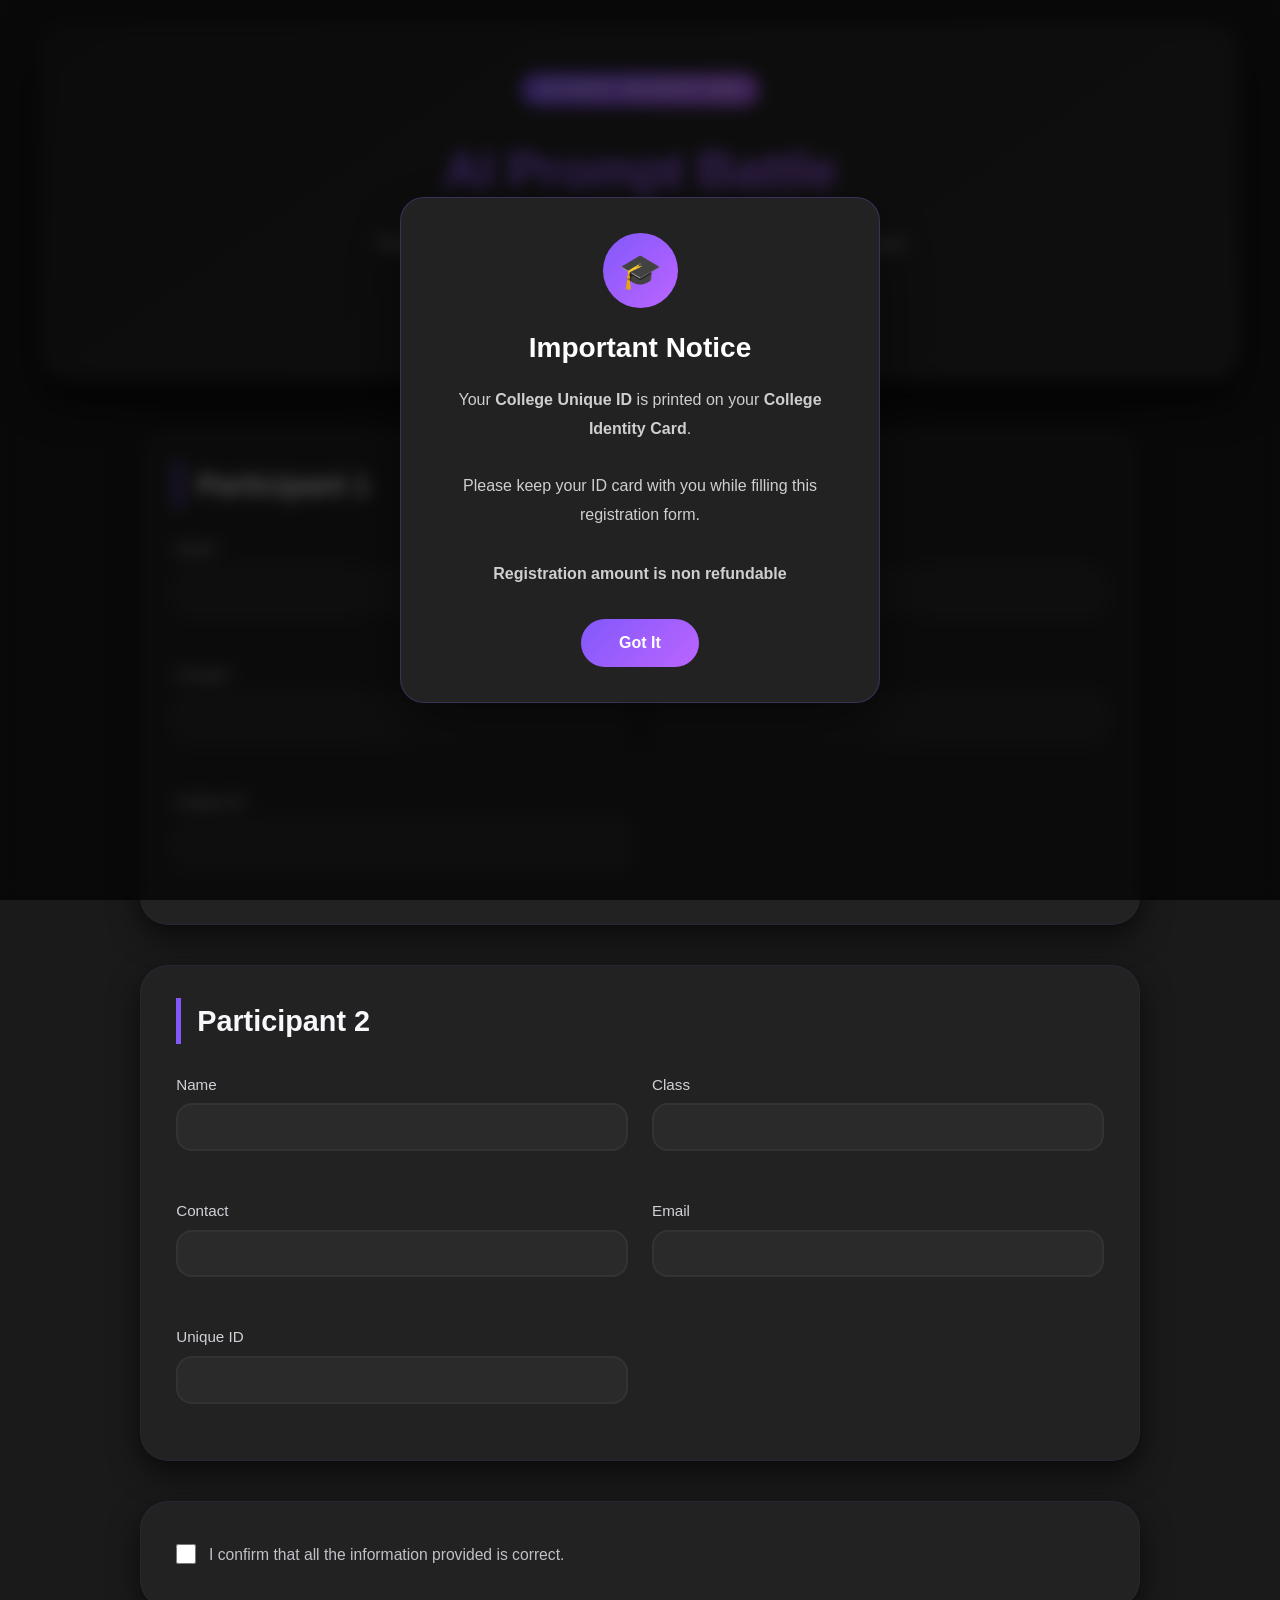
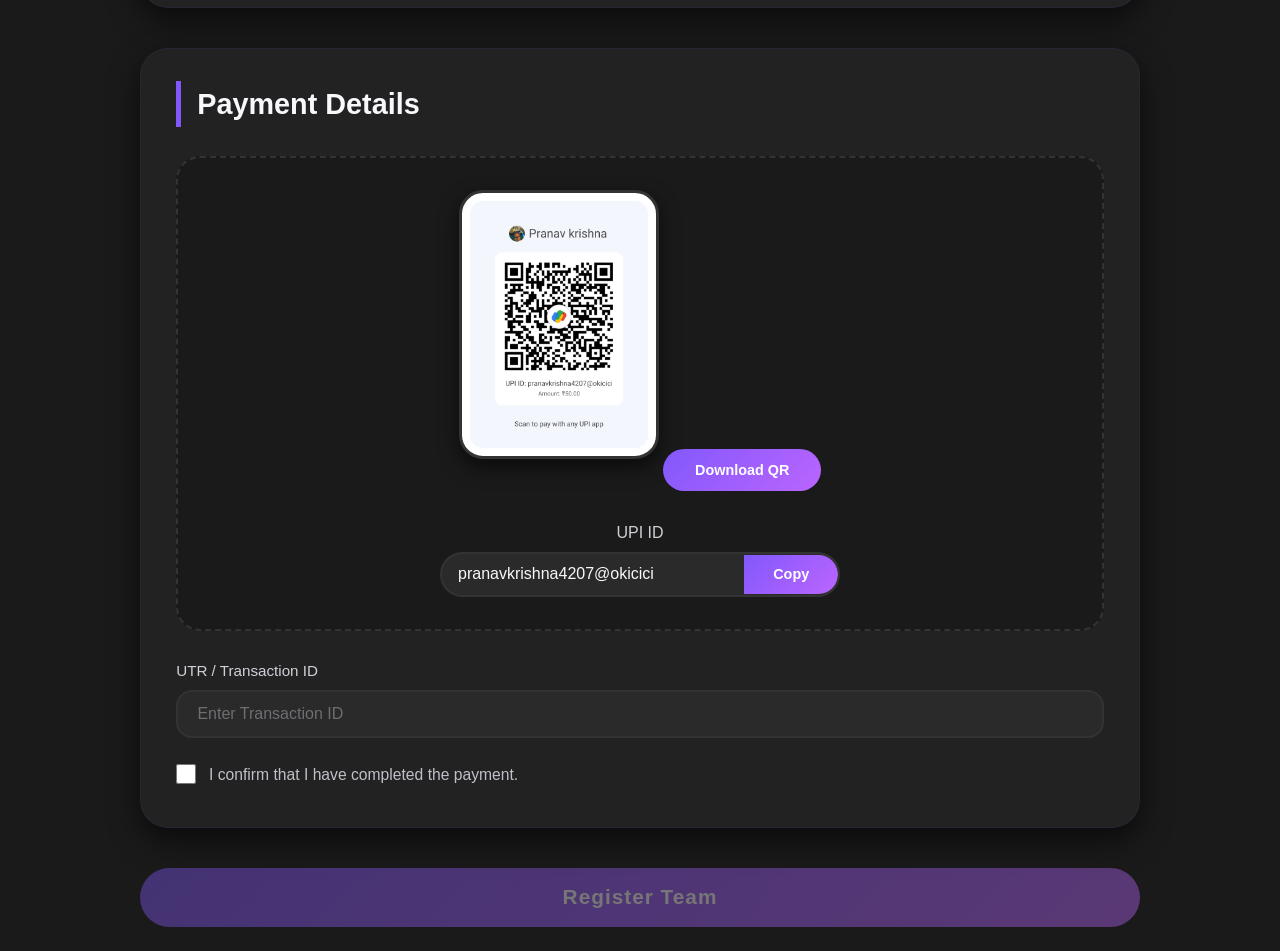
<file: ai-prompt.html>
<!DOCTYPE html>
<html lang="en">

<head>

    <meta charset="UTF-8">

    <meta name="viewport"
          content="width=device-width, initial-scale=1.0">

    <title>AI Prompt Battle | BITCRAFT TechFest</title>

    <link rel="stylesheet" href="css/popuo.css">
    <link rel="stylesheet" href="css/ai-prompt.css">

</head>

<body>

<!--================ HERO ================-->

<section class="hero">

    <div class="hero-content">

        <span class="badge">
            BITCRAFT TECHFEST 2026
        </span>

        <h1>
            AI Prompt Battle
        </h1>

        <p>
            Think creatively. Prompt intelligently. Compete as a duo and
            showcase your AI prompting skills.
        </p>

    </div>

</section>

<!--================ REGISTRATION ================-->

<section class="registration">

<form
    id="promptBattleForm"
    action="https://formbold.com/s/oyXba"
    method="POST"
>

<!--================ PARTICIPANT 1 ================-->

<div class="card">

<h2>Participant 1</h2>

<div class="grid-2">

<div class="input-group">

<label>Name</label>

<input
type="text"
name="Participant 1 Name"
required>

</div>

<div class="input-group">

<label>Class</label>

<input
type="text"
name="Participant 1 Class"
required>

</div>

<div class="input-group">

<label>Contact</label>

<input
type="tel"
name="Participant 1 Contact"
required>

</div>

<div class="input-group">

<label>Email</label>

<input
type="email"
name="Participant 1 Email"
required>

</div>

<div class="input-group">

<label>Unique ID</label>

<input
type="text"
name="Player 1 Unique ID"
required>

</div>

</div>

</div>

<!--================ PARTICIPANT 2 ================-->

<div class="card">

<h2>Participant 2</h2>

<div class="grid-2">

<div class="input-group">

<label>Name</label>

<input
type="text"
name="Participant 2 Name"
required>

</div>

<div class="input-group">

<label>Class</label>

<input
type="text"
name="Participant 2 Class"
required>

</div>

<div class="input-group">

<label>Contact</label>

<input
type="tel"
name="Participant 2 Contact"
required>

</div>

<div class="input-group">

<label>Email</label>

<input
type="email"
name="Participant 2 Email"
required>

</div>

<div class="input-group">

<label>Unique ID</label>

<input
type="text"
name="Player 2 Unique ID"
required>

</div>

</div>

</div>

<div class="card">

<div class="checkbox">

<input
type="checkbox"
id="confirm">

<label for="confirm">

I confirm that all the information provided is correct.

</label>

</div>

</div>


<!--================ PAYMENT =================-->

<div class="card">

    <h2>Payment Details</h2>

    <div class="payment-box">

        <img
            src="assets/images/ai-prompt-payment.jpeg"
            alt="UPI QR Code"
            class="qr-image"
        >

        <a
            href="assets/images/ai-prompt-payment.jpeg"
            download
            class="download-btn"
        >
            Download QR
        </a>

        <div class="upi-box">

            <label>UPI ID</label>

            <div class="upi-copy">

                <input
                    type="text"
                    id="upiID"
                    value="pranavkrishna4207@okicici"
                    readonly
                >

                <button
                    type="button"
                    id="copyUPI"
                >
                    Copy
                </button>

            </div>

        </div>

    </div>

    <div class="input-group">

        <label>UTR / Transaction ID</label>

        <input
            type="text"
            id="utr"
            name="UTR ID"
            placeholder="Enter Transaction ID"
            required
        >

    </div>

    <div class="checkbox">

        <input
            type="checkbox"
            id="paymentConfirm"
        >

        <label for="paymentConfirm">

            I confirm that I have completed the payment.

        </label>

    </div>

</div>


<button
type="submit"
id="submitBtn"
disabled>

Register Team

</button>

</form>

</section>

<!--====================================
        UNIQUE ID POPUP
=====================================-->

<div class="popup-overlay" id="popupOverlay">

    <div class="popup">

        <div class="popup-icon">
            🎓
        </div>

        <h2>Important Notice</h2>

        <p>

            Your <strong>College Unique ID</strong> is printed on your
            <strong>College Identity Card</strong>.

            <br><br>

            Please keep your ID card with you while filling this registration form.

        </p>
        <p><b>Registration amount is non refundable</b></p>

        <button id="closePopup">

            Got It

        </button>

    </div>

</div>

<script src="js/form-utils.js"></script>
<script src="js/ai-prompt.js"></script>

</body>

</html>
</file>
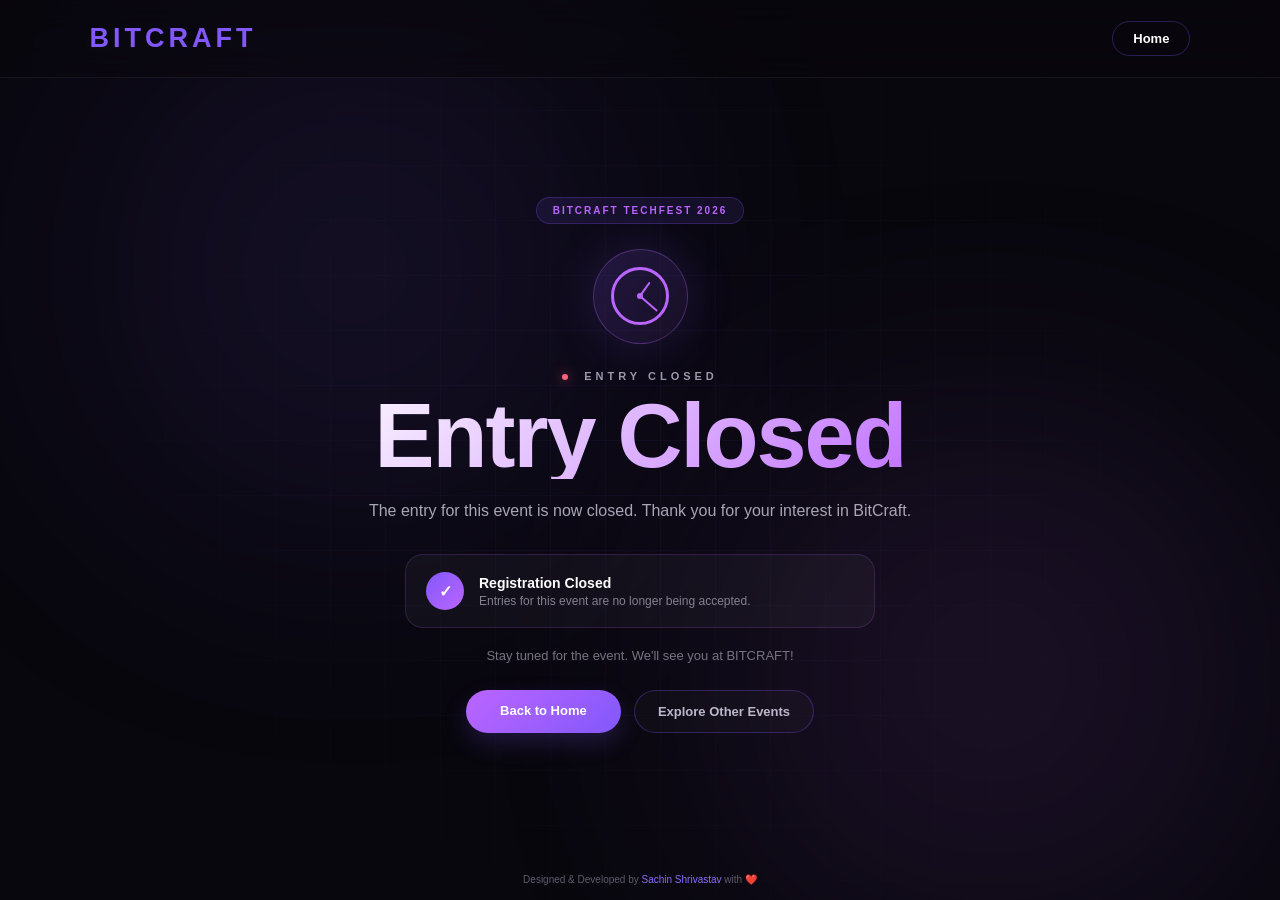
<file: beat-the-clock-closed.html>
<!DOCTYPE html>
<html lang="en">

<head>

    <meta charset="UTF-8">

    <meta
        name="viewport"
        content="width=device-width, initial-scale=1.0"
    >

    <title>Beat-The-Clock | Entry Closed</title>

    <link
        rel="stylesheet"
        href="css/beat-the-clock-closed.css"
    >

</head>

<body>

<!-- ========================================
        BACKGROUND
========================================= -->

<div class="background">

    <div class="grid"></div>

    <div class="glow glow-one"></div>

    <div class="glow glow-two"></div>

</div>


<!-- ========================================
        NAVBAR
========================================= -->

<nav>

    <div class="logo">
        BITCRAFT
    </div>

    <a href="index.html">
        Home
    </a>

</nav>


<!-- ========================================
        MAIN
========================================= -->

<main class="closed-page">

    <div class="content">

        <span class="festival-badge">
            BITCRAFT TECHFEST 2026
        </span>


        <div class="clock-icon">

            <div class="clock-face">

                <span class="clock-hand hour"></span>

                <span class="clock-hand minute"></span>

                <span class="clock-center"></span>

            </div>

        </div>


        <span class="status">

            ENTRY CLOSED

        </span>


        <h1>

            Entry Closed

        </h1>


        <p class="message">

            The entry for this event is now closed.

            Thank you for your interest in BitCraft.

        </p>


        <div class="notice">

            <span class="notice-icon">
                ✓
            </span>

            <div>

                <strong>
                    Registration Closed
                </strong>

                <p>
                    Entries for this event are no longer being accepted.
                </p>

            </div>

        </div>


        <p class="bottom-message">

            Stay tuned for the event.
            We'll see you at BITCRAFT!

        </p>


        <div class="buttons">

            <a
                href="index.html"
                class="primary-btn"
            >
                Back to Home
            </a>

            <a
                href="index.html#events"
                class="secondary-btn"
            >
                Explore Other Events
            </a>

        </div>

    </div>

</main>


<!-- ========================================
        FOOTER
========================================= -->

<footer>

    <p>

        Designed & Developed by

        <a
            href="https://sachin-shrivastav.netlify.app/"
            target="_blank"
        >
            Sachin Shrivastav
        </a>

        with ❤️

    </p>

</footer>


<script src="js/beat-the-clock-closed.js"></script>

</body>

</html>
</file>
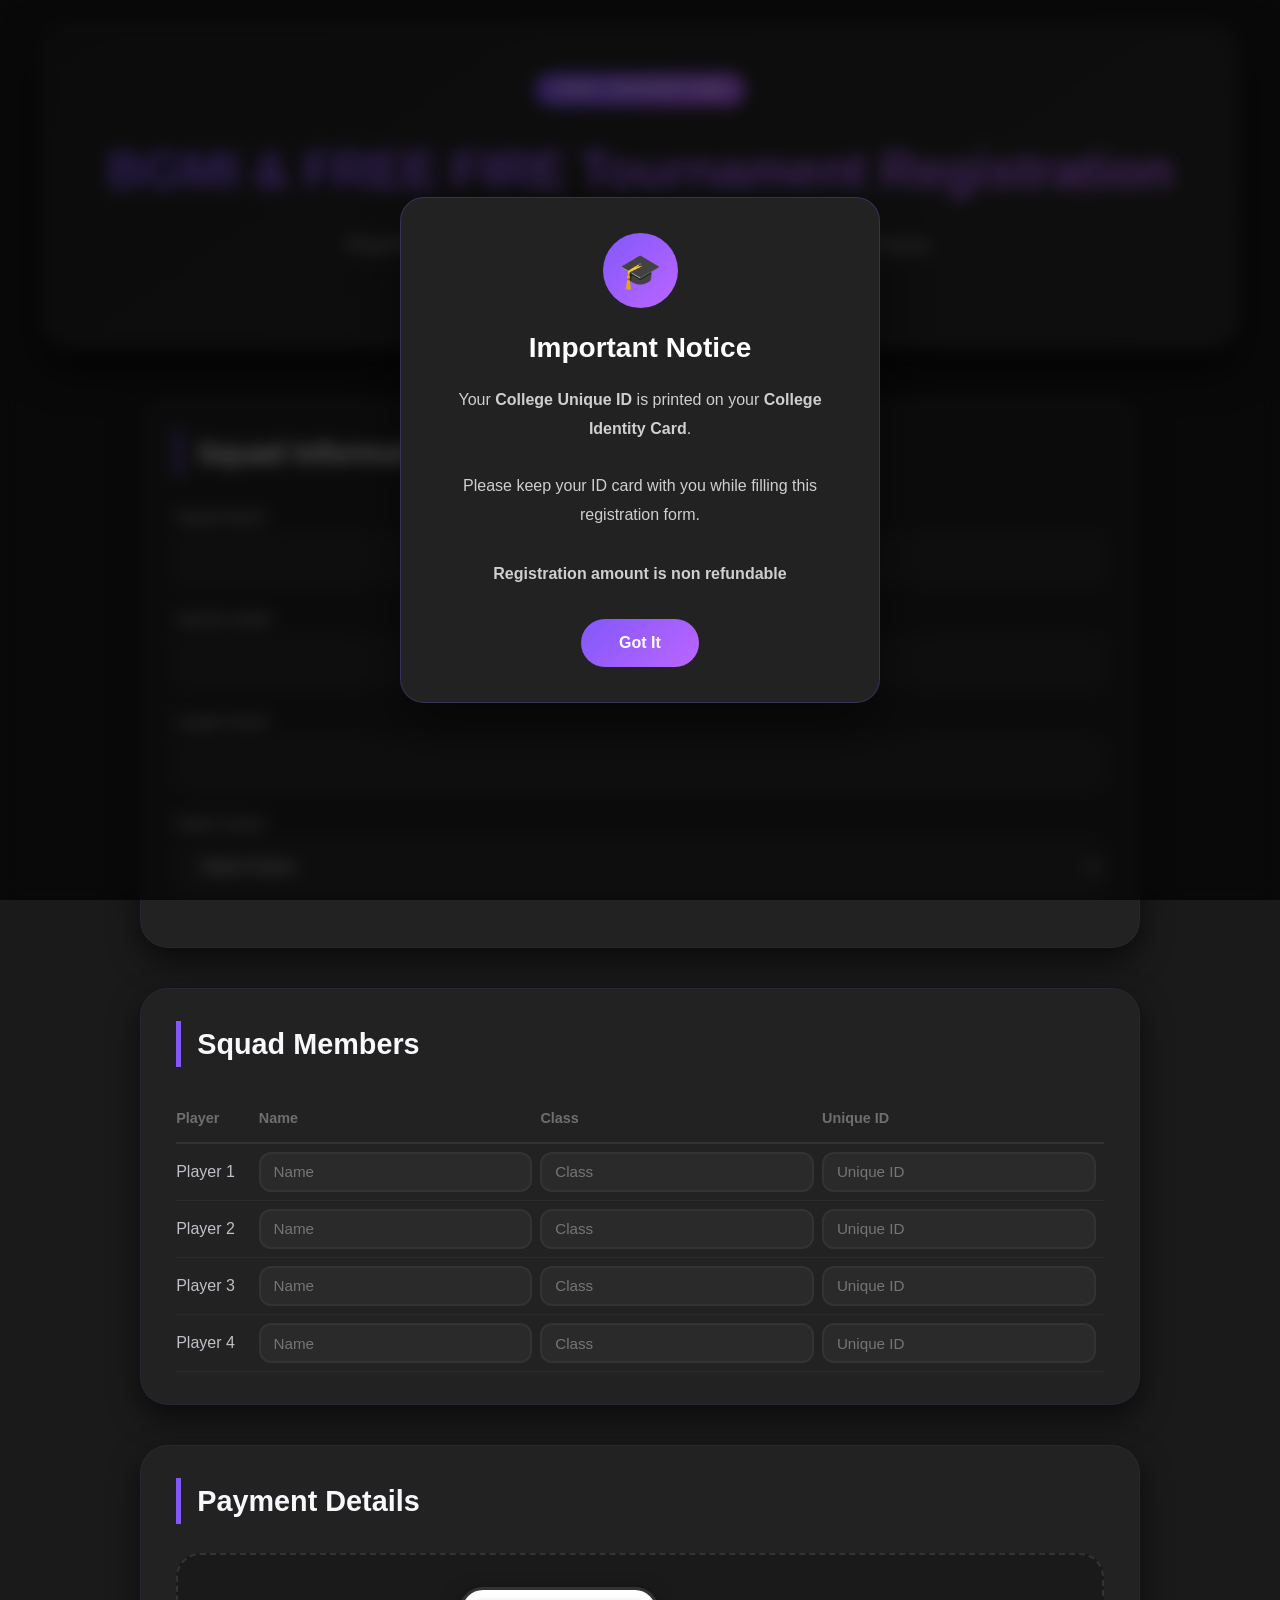
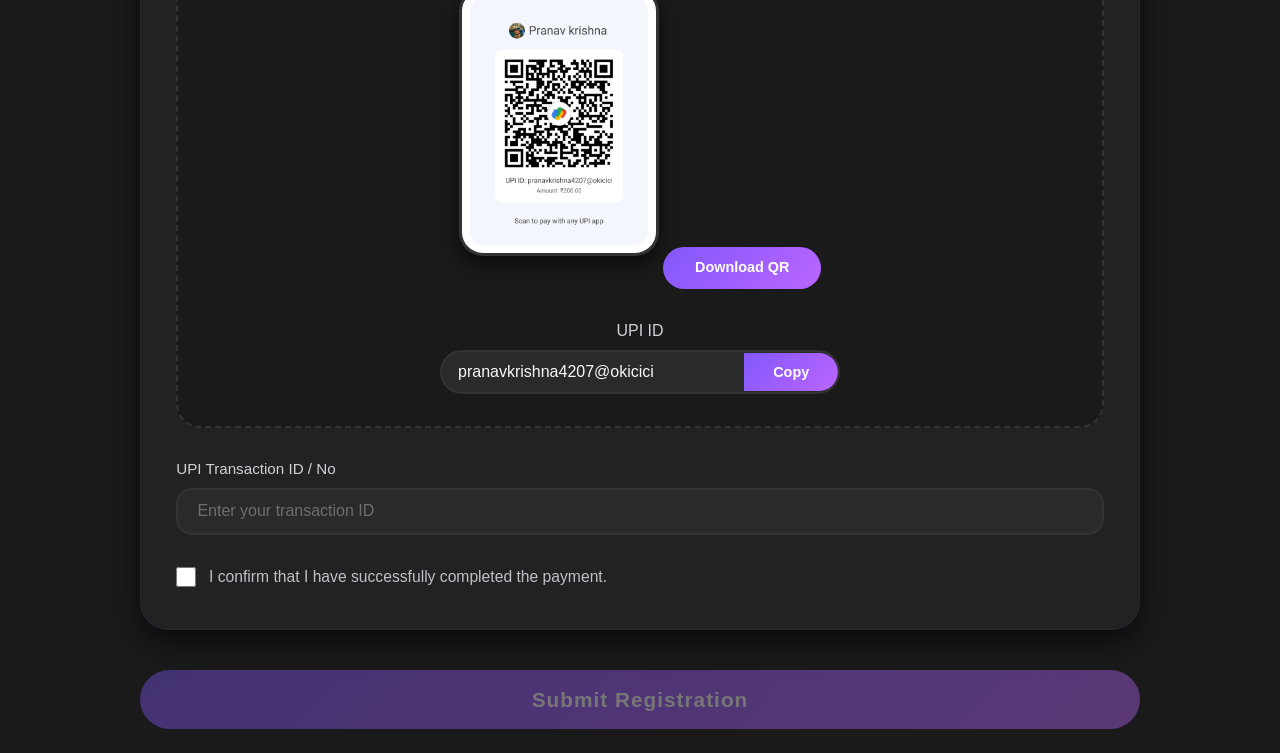
<file: bgmi.html>
<!DOCTYPE html>
<html lang="en">

<head>

    <meta charset="UTF-8">
    <meta name="viewport" content="width=device-width, initial-scale=1.0">

    <title>BGMI Registration | ORBIT TechFest</title>

    <link rel="stylesheet" href="css/popuo.css">
    <link rel="stylesheet" href="css/bgmi.css">

</head>

<body>

    <!-- ================= HERO ================= -->

    <section class="hero">

        <div class="hero-content">

            <span class="badge">
                ORBIT TECHFEST 2026
            </span>

            <h1>
                BGMI & FREE FIRE Tournament Registration
            </h1>

            <p>
                Register your squad and compete with the best teams on campus.
            </p>

        </div>

    </section>

    <!-- ================= FORM ================= -->

    <section class="registration">

        <!-- Replace action with your FormBold Endpoint -->

        <form id="bgmiForm" action="https://formbold.com/s/oeYeB" method="POST">
            

            <div class="card">

                <h2>
                    Squad Information
                </h2>

                <div class="input-group">

                    <label>Squad Name</label>

                    <input
                        type="text"
                        name="Squad Name"
                        required
                    >

                </div>

                <div class="grid-2">

                    <div class="input-group">

                        <label>Squad Leader</label>

                        <input
                            type="text"
                            name="Leader Name"
                            required
                        >

                    </div>

                    <div class="input-group">

                        <label>Leader Phone</label>

                        <input
                            type="tel"
                            name="Leader Phone"
                            required
                        >

                    </div>

                </div>

                <div class="input-group">

                    <label>Leader Email</label>

                    <input
                        type="email"
                        name="Leader Email"
                        required
                    >

                </div>

               <div class="input-group">

    <label>Select Game</label>

    <select name="game" required>

        <option value="">Select Game</option>

        <option value="BGMI">BGMI</option>

        <option value="Free Fire">Free Fire</option>

    </select>

</div>

            </div>

            <!-- ================= PLAYERS ================= -->

            <div class="card">

                <h2>
                    Squad Members
                </h2>

                <table>

                    <thead>

                        <tr>

                            <th>Player</th>

                            <th>Name</th>

                            <th>Class</th>

                            <th>Unique ID</th>

                        </tr>

                    </thead>

                    <tbody>

                        <!-- PLAYER 1 -->

                        <tr>

                            <td>Player 1</td>

                            <td>
                                <input class="input" type="text" name="Player 1 Name" placeholder="Name" required>
                            </td>

                            <td>
                                <input class="input"
                                    type="text"
                                    name="Player 1 Class" placeholder="Class"
                                    required
                                >
                            </td>

                            <td>
                                <input class="input"
                                    type="text"
                                    name="Player 1 Unique ID" placeholder="Unique ID"
                                    required
                                >
                            </td>

                        </tr>

                        <!-- PLAYER 2 -->

                        <tr>

                            <td>Player 2</td>

                            <td>
                                <input class="input" type="text" name="Player 2 Name" placeholder="Name" required>
                            </td>

                            <td>
                                <input class="input" type="text" name="Player 2 Class" placeholder="Class" required>
                            </td>

                          <td>
                                <input class="input"
                                    type="text"
                                    name="Player 2 Unique ID" placeholder="Unique ID"
                                    required
                                >
                            </td>

                        </tr>

                        <!-- PLAYER 3 -->

                        <tr>

                            <td>Player 3</td>

                            <td>
                                <input class="input" type="text" name="Player 3 Name" placeholder="Name" required>
                            </td>

                            <td>
                                <input class="input" type="text" name="Player 3 Class" placeholder="Class" required>
                            </td>

                            <td>
                                <input class="input"
                                    type="text"
                                    name="Player 3 Unique ID" placeholder="Unique ID"
                                    required
                                >
                            </td>

                        </tr>

                        <!-- PLAYER 4 -->

                        <tr>

                            <td>Player 4</td>

                            <td>
                                <input class="input" type="text" name="Player 4 Name" placeholder="Name" required>
                            </td>

                            <td>
                                <input class="input" type="text" name="Player 4 Class" placeholder="Class" required>
                            </td>

                            <td>
                                <input class="input"
                                    type="text"
                                    name="Player 4 Unique ID" placeholder="Unique ID"
                                    required
                                >
                            </td>
                        </tr>

                    </tbody>

                </table>

            </div>

            <!-- ================= PAYMENT ================= -->

            <div class="card">

                <h2>
                    Payment Details
                </h2>

                <div class="payment-box">

                    <img
                        src="assets/images/bgmi.png"
                        alt="UPI QR Code"
                        class="qr-image"
                    >

                    <a
                        href="assets/images/bgmi.png"
                        download
                        class="download-btn"
                    >
                        Download QR
                    </a>

                    <div class="upi-box">

                        <label>UPI ID</label>

                        <div class="upi-copy">

                            <input
                                type="text"
                                id="upiID"
                                value="pranavkrishna4207@okicici"
                                readonly
                            >

                            <button
                                type="button"
                                id="copyUPI"
                            >
                                Copy
                            </button>

                        </div>

                    </div>

                </div>

                <div class="input-group">

                    <label>
                        UPI Transaction ID / No
                    </label>

                    <input
                        type="text"
                        id="utr"
                        name="UTR ID"
                        placeholder="Enter your transaction ID"
                        required
                    >
                </div>

                <div class="checkbox">

                    <input
                        type="checkbox"
                        id="paymentConfirm"
                    >

                    <label for="paymentConfirm">

                        I confirm that I have successfully completed the payment.

                    </label>

                </div>

            </div>

            <!-- ================= SUBMIT ================= -->

            <button
                type="submit"
                id="submitBtn"
                disabled
            >

                Submit Registration

            </button>

        </form>

    </section>

    <!--====================================
        UNIQUE ID POPUP
=====================================-->

<div class="popup-overlay" id="popupOverlay">

    <div class="popup">

        <div class="popup-icon">
            🎓
        </div>

        <h2>Important Notice</h2>

        <p>

            Your <strong>College Unique ID</strong> is printed on your
            <strong>College Identity Card</strong>.

            <br><br>

            Please keep your ID card with you while filling this registration form.

        </p>
        <p><b>Registration amount is non refundable</b></p>

        <button id="closePopup">

            Got It

        </button>

    </div>

</div>

    <script src="js/form-utils.js"></script>
    <script src="js/bgmi.js"></script>

</body>

</html>
</file>
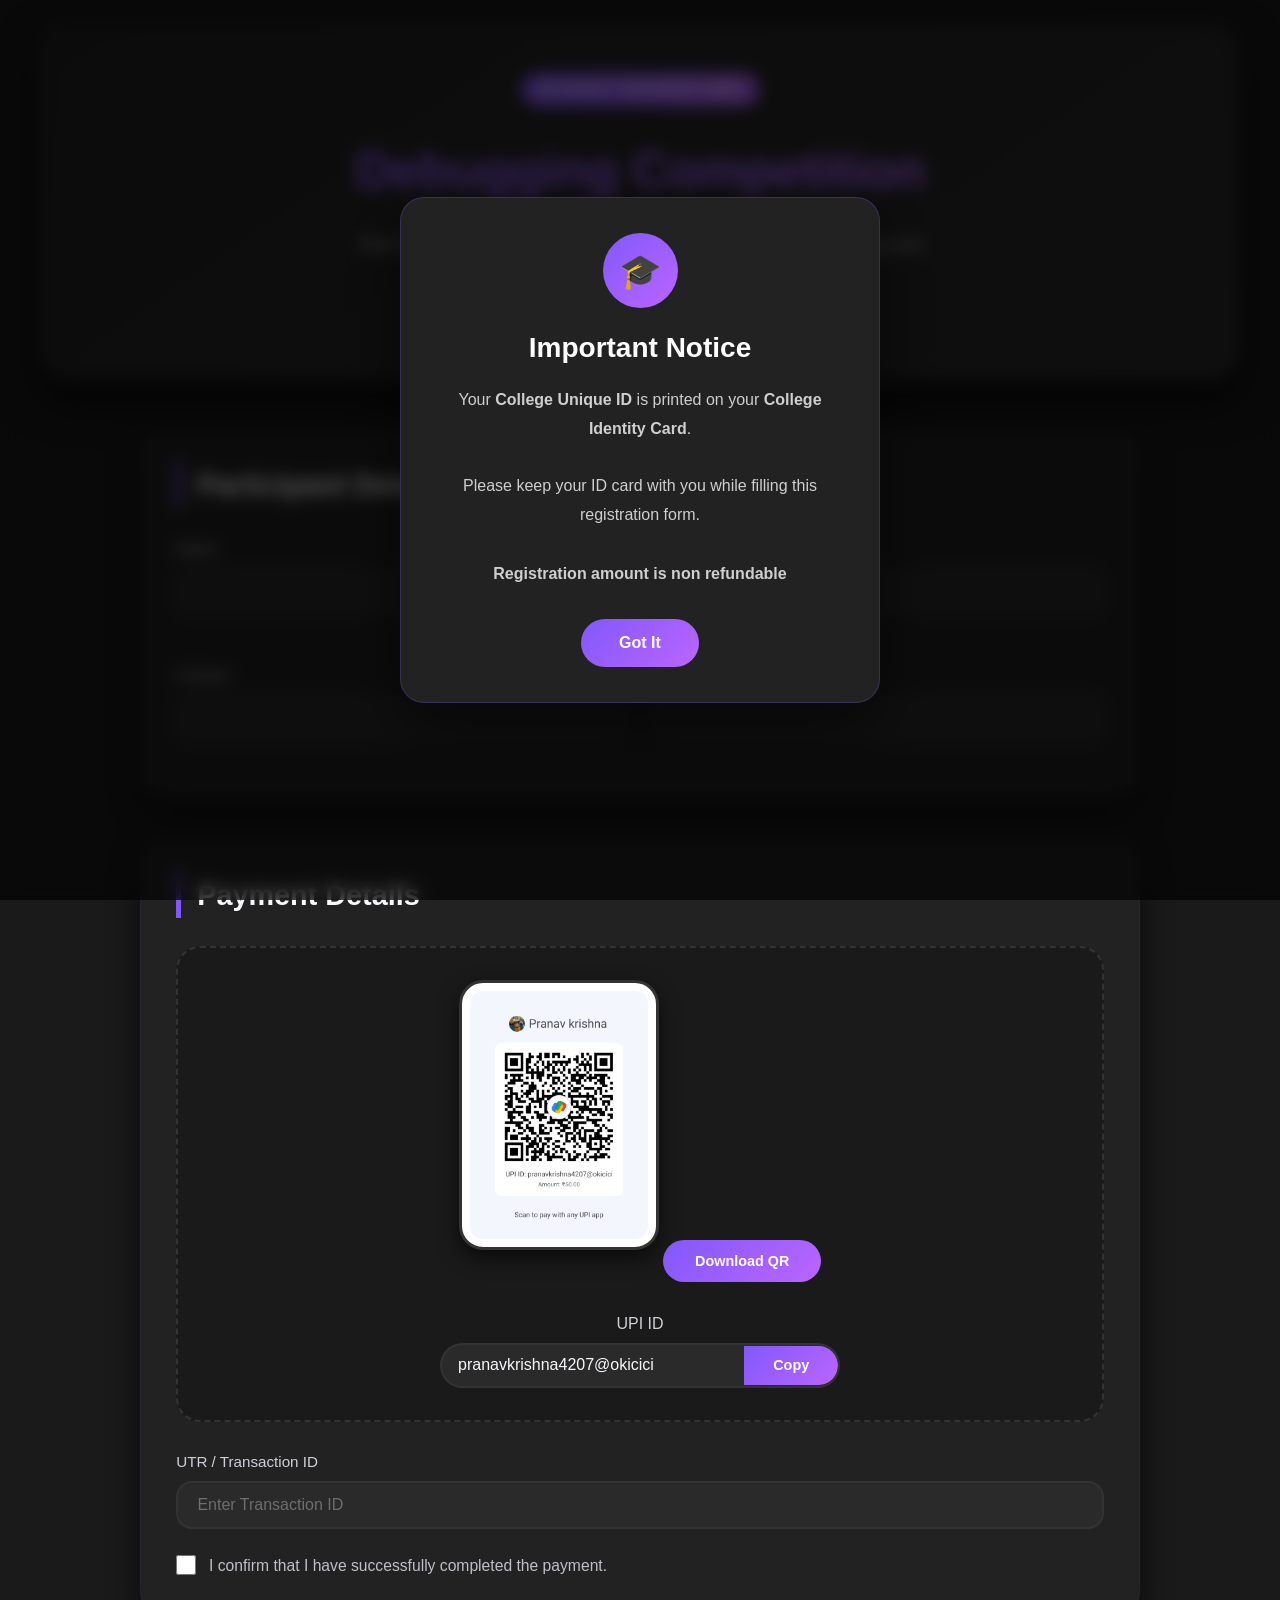
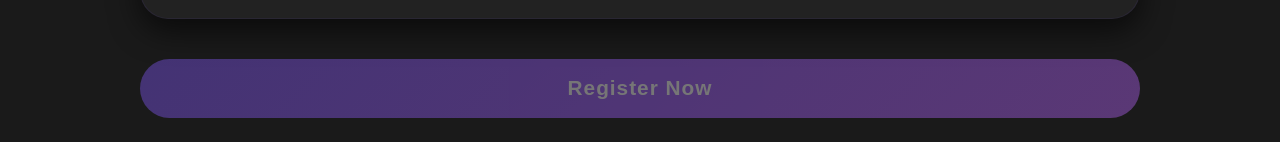
<file: debugging.html>
<!DOCTYPE html>
<html lang="en">

<head>

    <meta charset="UTF-8">

    <meta name="viewport" content="width=device-width, initial-scale=1.0">

    <title>Debugging Competition | BITCRAFT TechFest</title>

    <link rel="stylesheet" href="css/popuo.css">
    <link rel="stylesheet" href="css/ai-prompt.css">

</head>

<body>

<!--================ HERO =================-->

<section class="hero">

    <div class="hero-content">

        <span class="badge">
            BITCRAFT TECHFEST 2026
        </span>

        <h1>
            Debugging Competition
        </h1>

        <p>
            Test your logical thinking and debugging skills by identifying and fixing errors in code within the given time.
        </p>
    </div>

</section>

<!--================ REGISTRATION =================-->

<section class="registration">

<form
id="debuggingForm"
action="https://formbold.com/s/6M5Q1"
method="POST"
>

<!--================ PARTICIPANT =================-->

<div class="card">

<h2>Participant Details</h2>

<div class="grid-2">

<div class="input-group">

<label>Name</label>

<input
type="text"
name="Participant Name"
required>

</div>

<div class="input-group">

<label>Class</label>

<input
type="text"
name="Participant Class"
required>

</div>

<div class="input-group">

<label>Contact</label>

<input
type="tel"
name="Participant Contact"
required>

</div>

<div class="input-group">

<label>College Unique ID</label>

<input
type="text"
name="Participant Unique ID"
required>

</div>

</div>

</div>

<!--================ PAYMENT =================-->

<div class="card">

<h2>Payment Details</h2>

<div class="payment-box">

<img
src="assets/images/ai-prompt-payment.jpeg"
alt="UPI QR"
class="qr-image"
>

<a
href="assets/images/ai-prompt-payment.jpeg"
download
class="download-btn"
>

Download QR

</a>

<div class="upi-box">

<label>UPI ID</label>

<div class="upi-copy">

<input
type="text"
id="upiID"
value="pranavkrishna4207@okicici"
readonly
>

<button
type="button"
id="copyUPI"
>

Copy

</button>

</div>

</div>

</div>

<div class="input-group">

<label>UTR / Transaction ID</label>

<input
type="text"
id="utr"
name="UTR ID"
placeholder="Enter Transaction ID"
required>

</div>

<div class="checkbox">

<input
type="checkbox"
id="paymentConfirm"
required
>

<label for="paymentConfirm">

I confirm that I have successfully completed the payment.

</label>

</div>

</div>

<!--================ SUBMIT =================-->

<button
type="submit"
id="submitBtn"
disabled
>

Register Now

</button>

</form>

</section>

<!--====================================
        UNIQUE ID POPUP
=====================================-->

<div class="popup-overlay" id="popupOverlay">

    <div class="popup">

        <div class="popup-icon">
            🎓
        </div>

        <h2>Important Notice</h2>

        <p>

            Your <strong>College Unique ID</strong> is printed on your
            <strong>College Identity Card</strong>.

            <br><br>

            Please keep your ID card with you while filling this registration form.

        </p>
        <p><b>Registration amount is non refundable</b></p>

        <button id="closePopup">

            Got It

        </button>

    </div>

</div>

<script src="js/form-utils.js"></script>
<script src="js/debugging.js"></script>

</body>

</html>
</file>
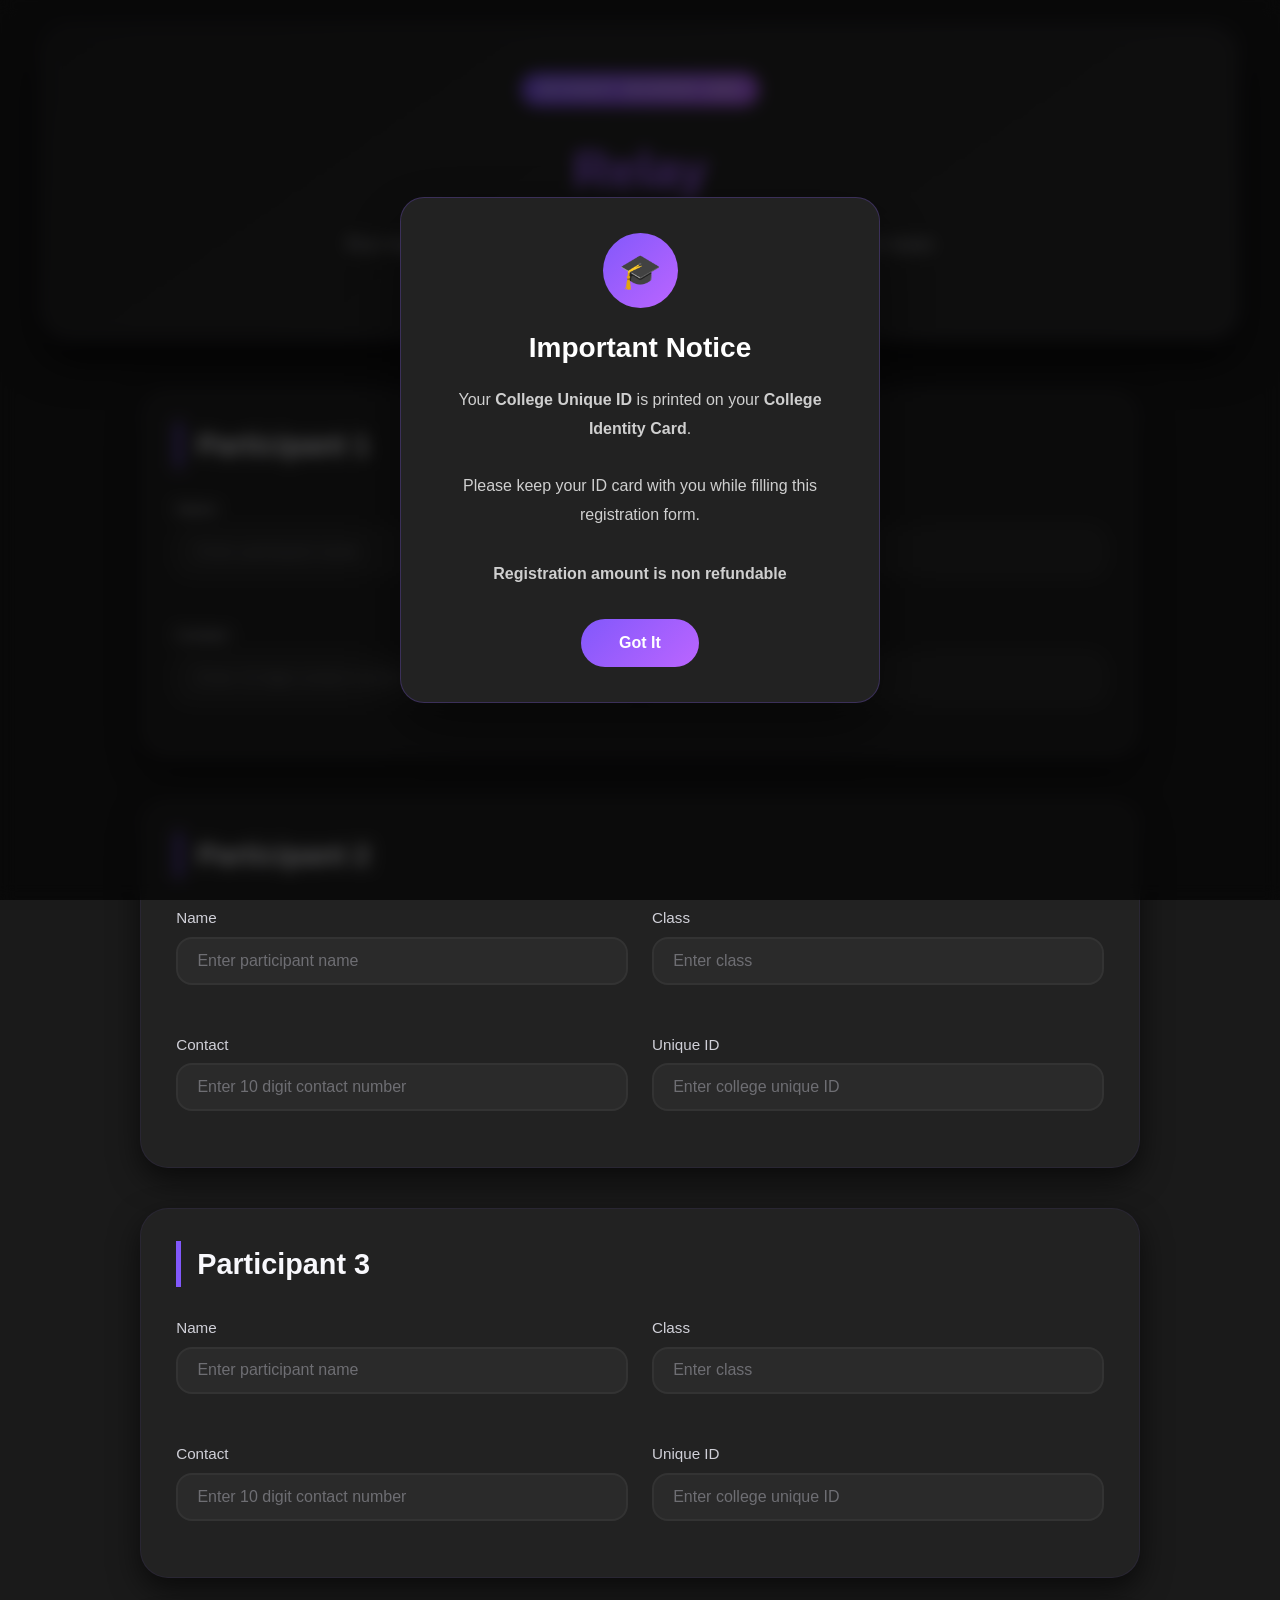
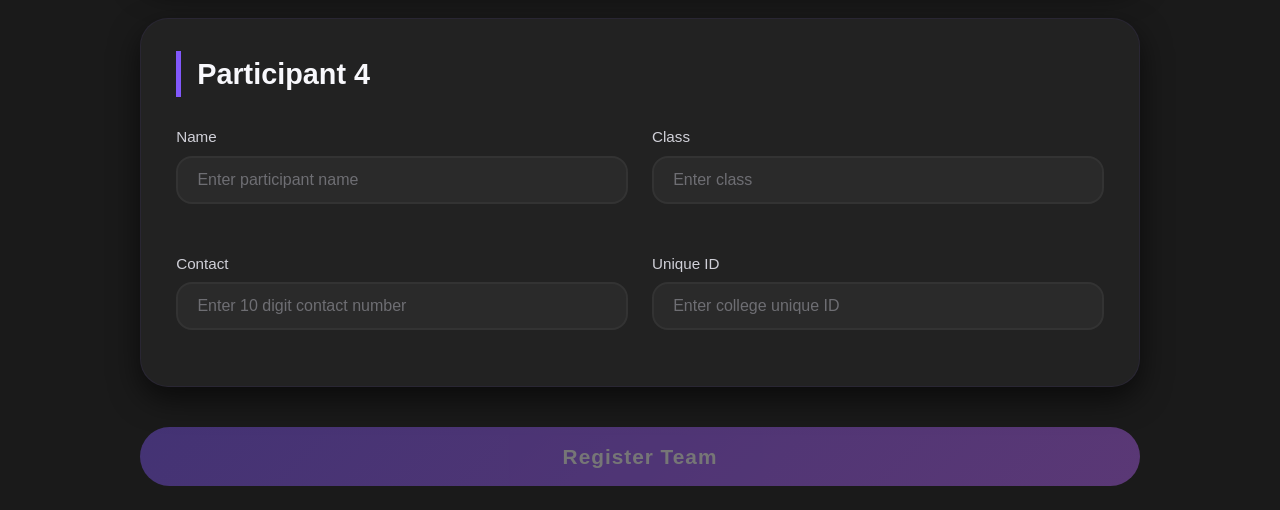
<file: relay.html>
<!DOCTYPE html>
<html lang="en">

<head>

    <meta charset="UTF-8">

    <meta
        name="viewport"
        content="width=device-width, initial-scale=1.0"
    >

    <title>Relay Registration | BITCRAFT TechFest</title>

    <link rel="stylesheet" href="css/popuo.css">
    <link rel="stylesheet" href="css/relay.css">

</head>

<body>


<!-- ========================================
                HERO
========================================= -->

<section class="hero">

    <div class="hero-content">

        <span class="badge">
            BITCRAFT TECHFEST 2026
        </span>

        <h1>
            Relay
        </h1>

        <p>
            Run together. Compete together. Win together.
            Register your team of four for the BITCRAFT Relay Event.
        </p>

    </div>

</section>



<!-- ========================================
            REGISTRATION FORM
========================================= -->

<section class="registration">

<form
    id="relayForm"
    action="https://formbold.com/s/9kmJO"
    method="POST"
>


<!-- ========================================
            PARTICIPANT 1
========================================= -->

<div class="card">

    <h2>Participant 1</h2>

    <div class="grid-2">


        <div class="input-group">

            <label>Name</label>

            <input
                type="text"
                name="Participant 1 Name"
                placeholder="Enter participant name"
                required
            >

        </div>


        <div class="input-group">

            <label>Class</label>

            <input
                type="text"
                name="Participant 1 Class"
                placeholder="Enter class"
                required
            >

        </div>


        <div class="input-group">

            <label>Contact</label>

            <input
                type="tel"
                name="Participant 1 Contact"
                placeholder="Enter 10 digit contact number"
                maxlength="10"
                pattern="[0-9]{10}"
                inputmode="numeric"
                required
            >

        </div>


        <div class="input-group">

            <label>Unique ID</label>

            <input
                type="text"
                name="Participant 1 Unique ID"
                placeholder="Enter college unique ID"
                required
            >

            <small class="error-message"></small>
        </div>


    </div>

</div>



<!-- ========================================
            PARTICIPANT 2
========================================= -->

<div class="card">

    <h2>Participant 2</h2>

    <div class="grid-2">


        <div class="input-group">

            <label>Name</label>

            <input
                type="text"
                name="Participant 2 Name"
                placeholder="Enter participant name"
                required
            >

        </div>


        <div class="input-group">

            <label>Class</label>

            <input
                type="text"
                name="Participant 2 Class"
                placeholder="Enter class"
                required
            >

        </div>


        <div class="input-group">

            <label>Contact</label>

            <input
                type="tel"
                name="Participant 2 Contact"
                placeholder="Enter 10 digit contact number"
                maxlength="10"
                pattern="[0-9]{10}"
                inputmode="numeric"
                required
            >

        </div>


        <div class="input-group">

            <label>Unique ID</label>

            <input
                type="text"
                name="Participant 2 Unique ID"
                placeholder="Enter college unique ID"
                required
            >

            <small class="error-message"></small>
        </div>


    </div>

</div>



<!-- ========================================
            PARTICIPANT 3
========================================= -->

<div class="card">

    <h2>Participant 3</h2>

    <div class="grid-2">


        <div class="input-group">

            <label>Name</label>

            <input
                type="text"
                name="Participant 3 Name"
                placeholder="Enter participant name"
                required
            >

        </div>


        <div class="input-group">

            <label>Class</label>

            <input
                type="text"
                name="Participant 3 Class"
                placeholder="Enter class"
                required
            >

        </div>


        <div class="input-group">

            <label>Contact</label>

            <input
                type="tel"
                name="Participant 3 Contact"
                placeholder="Enter 10 digit contact number"
                maxlength="10"
                pattern="[0-9]{10}"
                inputmode="numeric"
                required
            >

        </div>


        <div class="input-group">

            <label>Unique ID</label>

            <input
                type="text"
                name="Participant 3 Unique ID"
                placeholder="Enter college unique ID"
                required
            >

            <small class="error-message"></small>
        </div>


    </div>

</div>



<!-- ========================================
            PARTICIPANT 4
========================================= -->

<div class="card">

    <h2>Participant 4</h2>

    <div class="grid-2">


        <div class="input-group">

            <label>Name</label>

            <input
                type="text"
                name="Participant 4 Name"
                placeholder="Enter participant name"
                required
            >

        </div>


        <div class="input-group">

            <label>Class</label>

            <input
                type="text"
                name="Participant 4 Class"
                placeholder="Enter class"
                required
            >

        </div>


        <div class="input-group">

            <label>Contact</label>

            <input
                type="tel"
                name="Participant 4 Contact"
                placeholder="Enter 10 digit contact number"
                maxlength="10"
                pattern="[0-9]{10}"
                inputmode="numeric"
                required
            >

        </div>


        <div class="input-group">

            <label>Unique ID</label>

            <input
                type="text"
                name="Participant 4 Unique ID"
                placeholder="Enter college unique ID"
                required
            >

        </div>

        <small class="error-message"></small>

    </div>

</div>



<!-- ========================================
                SUBMIT
========================================= -->

<button
    type="submit"
    id="submitBtn"
    disabled
>
    Register Team
</button>


</form>

</section>

<!--====================================
        UNIQUE ID POPUP
=====================================-->

<div class="popup-overlay" id="popupOverlay">

    <div class="popup">

        <div class="popup-icon">
            🎓
        </div>

        <h2>Important Notice</h2>

        <p>

            Your <strong>College Unique ID</strong> is printed on your
            <strong>College Identity Card</strong>.

            <br><br>

            Please keep your ID card with you while filling this registration form.

        </p>
        <p><b>Registration amount is non refundable</b></p>

        <button id="closePopup">

            Got It

        </button>

    </div>

</div>


<script src="js/form-utils.js"></script>
<script src="js/relay.js"></script>

</body>

</html>
</file>
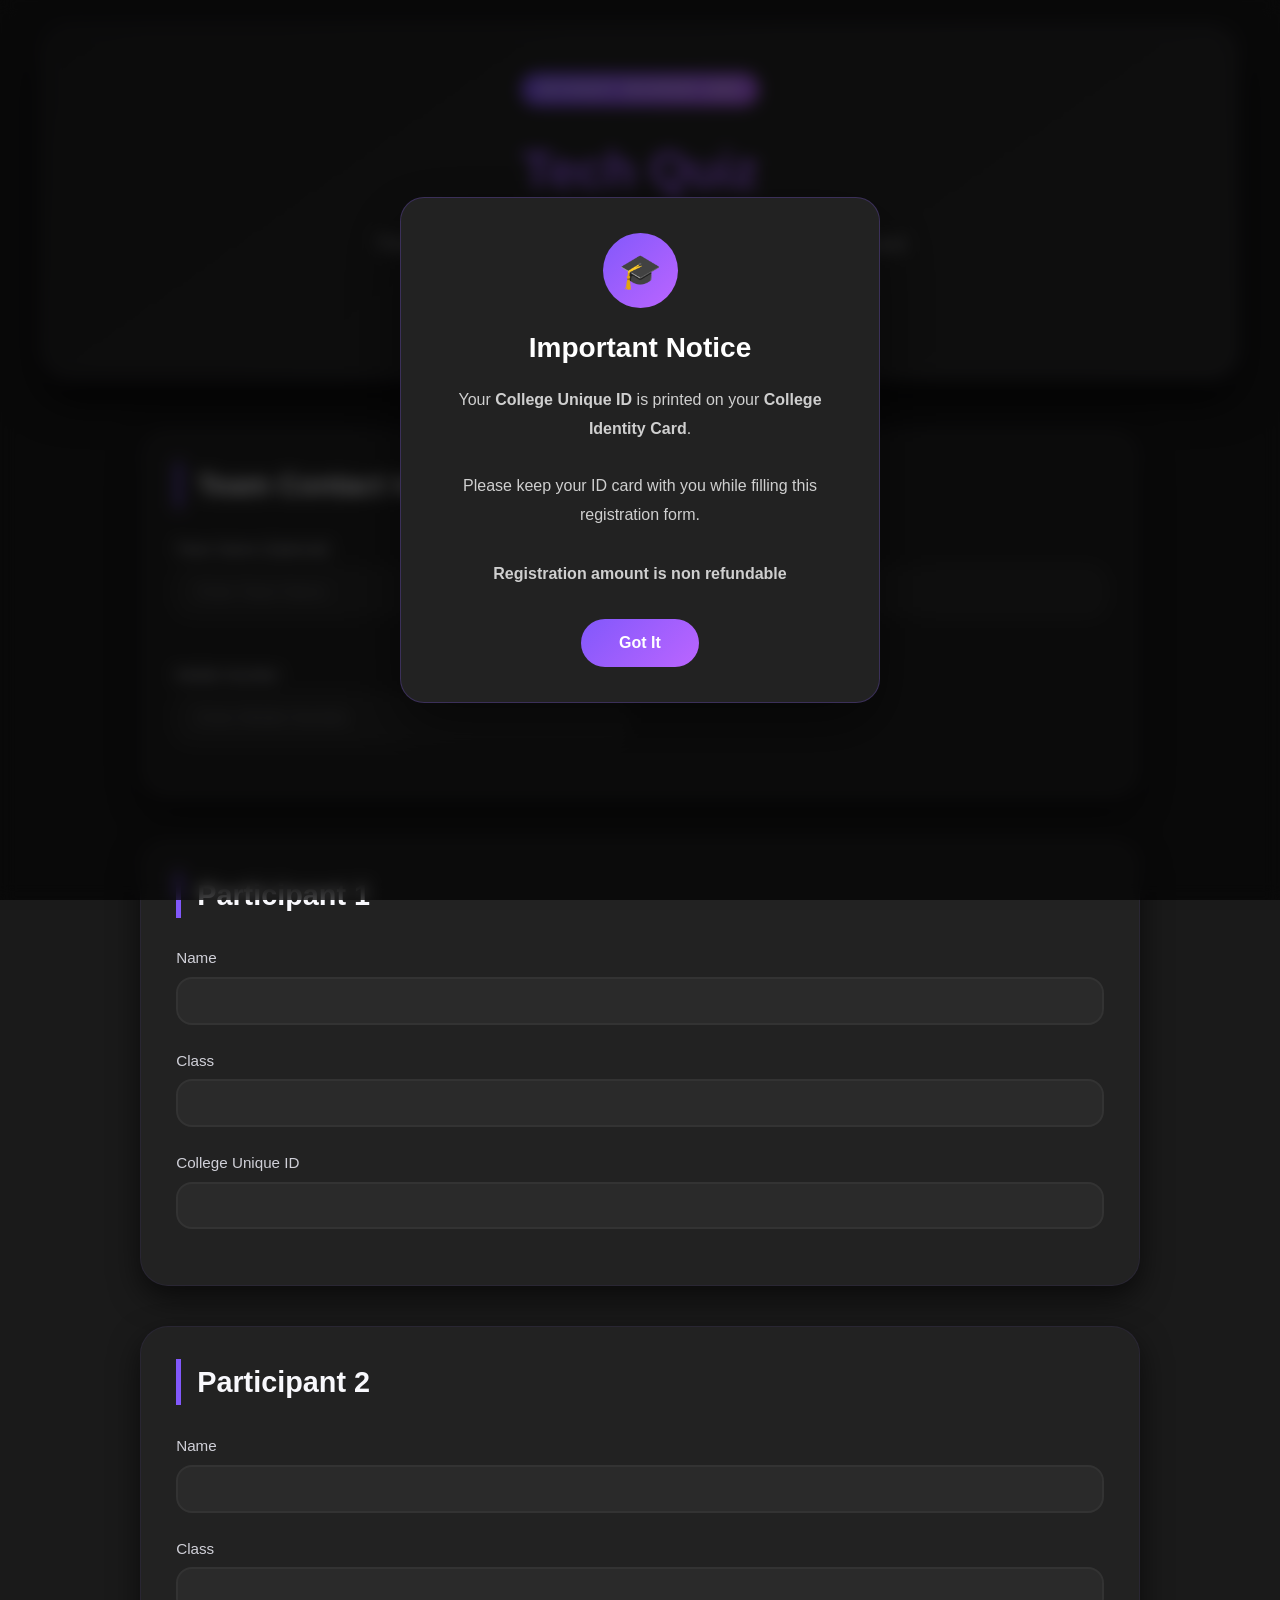
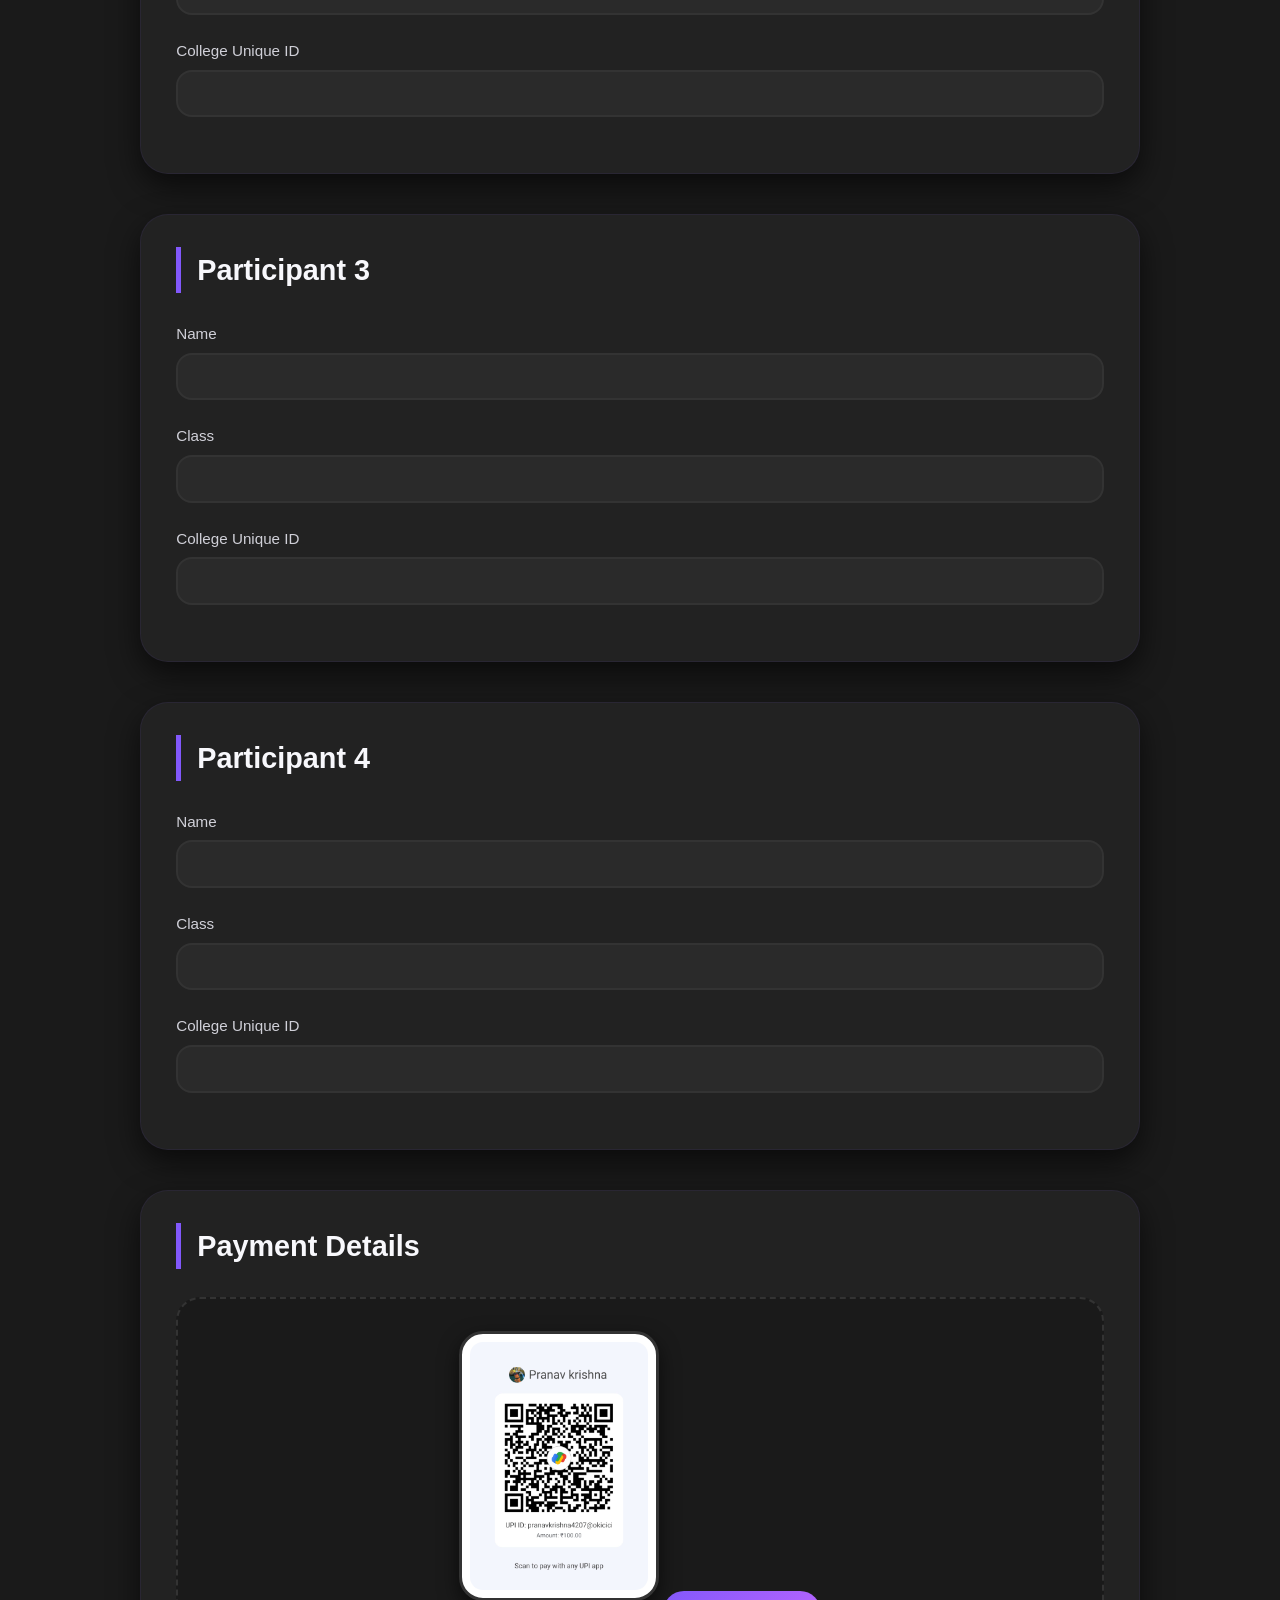
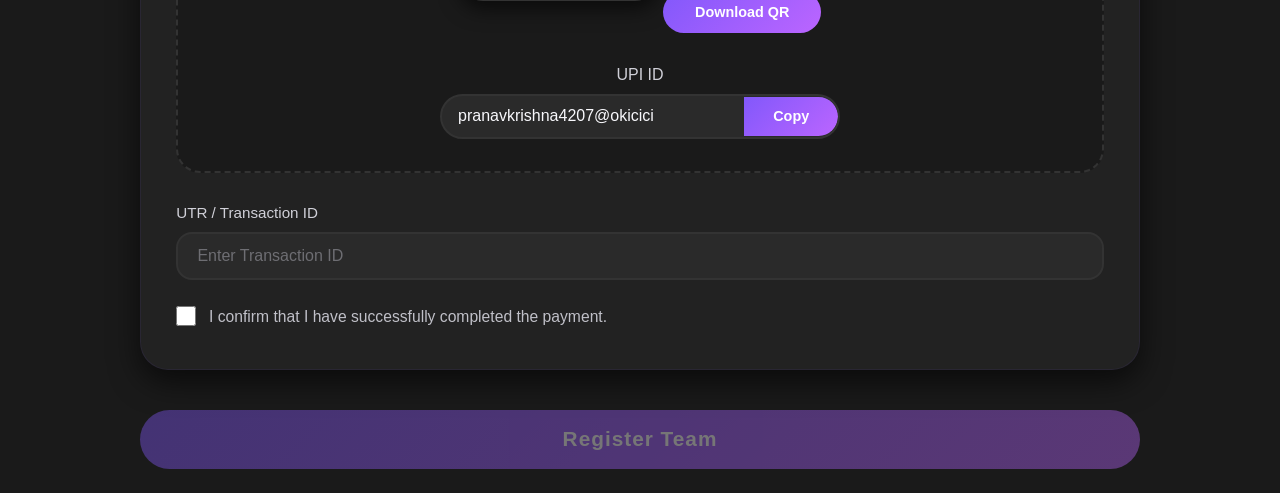
<file: tech-quiz.html>
<!DOCTYPE html>
<html lang="en">

<head>

    <meta charset="UTF-8">

    <meta name="viewport"
          content="width=device-width, initial-scale=1.0">

    <title>AI Prompt Battle | BITCRAFT TechFest</title>

    <link rel="stylesheet" href="css/popuo.css">
    <link rel="stylesheet" href="css/ai-prompt.css">

</head>

<body>

<!--================ HERO ================-->
<section class="hero">

    <div class="hero-content">

        <span class="badge">
            BITCRAFT TECHFEST 2026
        </span>

        <h1>
            Tech Quiz
        </h1>

        <p>
            Think creatively. Prompt intelligently. Compete as a duo and
            showcase your AI prompting skills.
        </p>
    </div>

</section>
<!--================ REGISTRATION =================-->

<section class="registration">

<form
id="techQuizForm"
action="https://formbold.com/s/oYADw"
method="POST"
>

<!--================ CONTACT INFORMATION =================-->

<div class="card">

    <h2>Team Contact Information</h2>

    <div class="grid-2">

        <div class="input-group">

            <label>Team Name <span>(Optional)</span></label>

            <input
            type="text"
            name="Team Name"
            placeholder="Enter Team Name">

        </div>

        <div class="input-group">

            <label>Email Address</label>

            <input
            type="email"
            name="Contact Email"
            placeholder="Enter Email Address"
            required>

        </div>

        <div class="input-group">

            <label>Mobile Number</label>

            <input
            type="tel"
            name="Contact Number"
            placeholder="Enter Mobile Number"
            required>

        </div>

    </div>

</div>

<!--================ PARTICIPANT 1 =================-->

<div class="card">

<h2>Participant 1</h2>

<div class="grid-3">

<div class="input-group">

<label>Name</label>

<input
type="text"
name="Participant 1 Name"
required>

</div>

<div class="input-group">

<label>Class</label>

<input
type="text"
name="Participant 1 Class"
required>

</div>

<div class="input-group">

<label>College Unique ID</label>

<input
type="text"
name="Participant 1 Unique ID"
required>

</div>

</div>

</div>

<!--================ PARTICIPANT 2 =================-->

<div class="card">

<h2>Participant 2</h2>

<div class="grid-3">

<div class="input-group">

<label>Name</label>

<input
type="text"
name="Participant 2 Name"
required>

</div>

<div class="input-group">

<label>Class</label>

<input
type="text"
name="Participant 2 Class"
required>

</div>

<div class="input-group">

<label>College Unique ID</label>

<input
type="text"
name="Participant 2 Unique ID"
required>

</div>

</div>

</div>

<!--================ PARTICIPANT 3 =================-->

<div class="card">

<h2>Participant 3</h2>

<div class="grid-3">

<div class="input-group">

<label>Name</label>

<input
type="text"
name="Participant 3 Name"
required>

</div>

<div class="input-group">

<label>Class</label>

<input
type="text"
name="Participant 3 Class"
required>

</div>

<div class="input-group">

<label>College Unique ID</label>

<input
type="text"
name="Participant 3 Unique ID"
required>

</div>

</div>

</div>

<!--================ PARTICIPANT 4 =================-->

<div class="card">

<h2>Participant 4</h2>

<div class="grid-3">

<div class="input-group">

<label>Name</label>

<input
type="text"
name="Participant 4 Name"
required>

</div>

<div class="input-group">

<label>Class</label>

<input
type="text"
name="Participant 4 Class"
required>

</div>

<div class="input-group">

<label>College Unique ID</label>

<input
type="text"
name="Participant 4 Unique ID"
required>

</div>

</div>

</div>

<!--================ PAYMENT =================-->

<div class="card">

<h2>Payment Details</h2>

<div class="payment-box">

<img
src="assets/images/tech-quiz.jpeg"
class="qr-image"
alt="UPI QR">

<a
href="assets/images/tech-quiz.jpeg"
download
class="download-btn">

Download QR

</a>

<div class="upi-box">

<label>UPI ID</label>

<div class="upi-copy">

<input
type="text"
id="upiID"
value="pranavkrishna4207@okicici"
readonly>

<button
type="button"
id="copyUPI">

Copy

</button>

</div>

</div>

</div>

<div class="input-group">

<label>UTR / Transaction ID</label>

<input
type="text"
id="utr"
name="UTR ID"
placeholder="Enter Transaction ID"
required>

</div>

<div class="checkbox">

<input
type="checkbox"
id="paymentConfirm"
required>

<label for="paymentConfirm">

I confirm that I have successfully completed the payment.

</label>

</div>

</div>

<!--================ SUBMIT =================-->

<button
type="submit"
id="submitBtn"
disabled>

Register Team

</button>

</form>

</section>

<!--====================================
        UNIQUE ID POPUP
=====================================-->

<div class="popup-overlay" id="popupOverlay">

    <div class="popup">

        <div class="popup-icon">
            🎓
        </div>

        <h2>Important Notice</h2>

        <p>

            Your <strong>College Unique ID</strong> is printed on your
            <strong>College Identity Card</strong>.

            <br><br>

            Please keep your ID card with you while filling this registration form.

        </p>
        <p><b>Registration amount is non refundable</b></p>

        <button id="closePopup">

            Got It

        </button>

    </div>

</div>

<script src="js/form-utils.js"></script>
<script src="js/tech-quiz.js"></script>

</body>

</html>
</file>
<file: css/popuo.css>
/*======================================
    POPUP
======================================*/

.popup-overlay{

    position:fixed;

    inset:0;

    background:rgba(0,0,0,.65);

    backdrop-filter:blur(8px);

    display:flex;

    justify-content:center;

    align-items:center;

    z-index:99999;

    animation:fadeIn .35s ease;

}


.popup{

    width:min(90%,480px);

    background:#222;

    border:1px solid rgba(130,88,251,.25);

    border-radius:24px;

    padding:35px;

    text-align:center;

    box-shadow:

        0 25px 60px rgba(0,0,0,.45);

    animation:popup .35s ease;

}


.popup-icon{

    width:75px;

    height:75px;

    margin:auto;

    margin-bottom:18px;

    border-radius:50%;

    display:flex;

    justify-content:center;

    align-items:center;

    font-size:34px;

    background:linear-gradient(
        135deg,
        #8258FB,
        #BB65FF
    );

}


.popup h2{

    color:#fff;

    margin-bottom:15px;

    font-size:28px;

}


.popup p{

    color:#cfcfcf;

    line-height:1.8;

    margin-bottom:30px;

}


.popup button{

    border:none;

    cursor:pointer;

    padding:15px 38px;

    border-radius:50px;

    color:#fff;

    font-size:16px;

    font-weight:600;

    background:linear-gradient(
        135deg,
        #8258FB,
        #BB65FF
    );

    transition:.3s;

}


.popup button:hover{

    transform:translateY(-3px);

    box-shadow:

        0 10px 25px rgba(130,88,251,.35);

}


/*======================================
    HIDE POPUP
======================================*/

.popup-overlay.hide{

    animation:fadeOut .3s forwards;

}


/*======================================
    ANIMATION
======================================*/

@keyframes popup{

    from{

        opacity:0;

        transform:scale(.8);

    }

    to{

        opacity:1;

        transform:scale(1);

    }

}


@keyframes fadeIn{

    from{

        opacity:0;

    }

    to{

        opacity:1;

    }

}


@keyframes fadeOut{

    to{

        opacity:0;

        visibility:hidden;

    }

}
</file>
<file: css/ai-prompt.css>
/* ============================================================
   CSS FOR AI PROMPT BATTLE REGISTRATION PAGE
   ============================================================ */

/* ----- RESET & BASE ----- */
* {
    margin: 0;
    padding: 0;
    box-sizing: border-box;
}

:root {
    --primary: #8258FB;
    --secondary: #BB65FF;
    --dark: #1A1A1A;
    --gray: #6E6E73;
    --light: #F8F8FC;
    --border: #ECECF5;
}

body {
    font-family: 'Segoe UI', Tahoma, Geneva, Verdana, sans-serif;
    background: var(--dark);
    color: var(--light);
    line-height: 1.6;
    padding: 1.5rem 1rem;
}

/* ----- HERO SECTION ----- */
.hero {
    max-width: 1200px;
    margin: 0 auto 3rem auto;
    background: linear-gradient(145deg, #222, #2a2a2a);
    border-radius: 32px;
    padding: 3rem 2rem;
    text-align: center;
    box-shadow: 0 20px 40px rgba(0, 0, 0, 0.7);
    border: 1px solid rgba(130, 88, 251, 0.15);
    transition: all 0.2s;
}

.hero-content .badge {
    display: inline-block;
    background: linear-gradient(135deg, var(--primary), var(--secondary));
    color: #fff;
    font-weight: 700;
    font-size: 0.8rem;
    letter-spacing: 1.5px;
    text-transform: uppercase;
    padding: 0.4rem 1.2rem;
    border-radius: 40px;
    margin-bottom: 1.5rem;
}

.hero-content h1 {
    font-size: 3.2rem;
    font-weight: 800;
    background: linear-gradient(to right, var(--primary), var(--secondary));
    -webkit-background-clip: text;
    background-clip: text;
    color: transparent;
    letter-spacing: -0.5px;
    margin-bottom: 1rem;
}

.hero-content p {
    font-size: 1.25rem;
    max-width: 600px;
    margin: 0 auto 2.5rem auto;
    color: #b0b0b8;
}

.event-info {
    display: flex;
    flex-wrap: wrap;
    justify-content: center;
    gap: 2rem;
}

.info-box {
    background: rgba(255, 255, 255, 0.04);
    backdrop-filter: blur(4px);
    border-radius: 24px;
    padding: 1.2rem 2rem;
    min-width: 140px;
    border: 1px solid rgba(130, 88, 251, 0.1);
    transition: 0.2s;
}

.info-box:hover {
    border-color: var(--primary);
    background: rgba(130, 88, 251, 0.05);
}

.info-box h3 {
    font-weight: 400;
    font-size: 0.9rem;
    text-transform: uppercase;
    letter-spacing: 1px;
    color: var(--gray);
    margin-bottom: 0.3rem;
}

.info-box p {
    font-size: 1.3rem;
    font-weight: 700;
    color: var(--light);
    margin: 0;
}

/* ----- REGISTRATION FORM CONTAINER ----- */
.registration {
    max-width: 1000px;
    margin: 0 auto;
}

/* ----- CARDS (form sections) ----- */
.card {
    background: #222;
    border-radius: 28px;
    padding: 2rem 2.2rem;
    margin-bottom: 2.5rem;
    box-shadow: 0 12px 30px rgba(0, 0, 0, 0.6);
    border: 1px solid rgba(130, 88, 251, 0.08);
    transition: 0.2s;
}

.card:hover {
    border-color: rgba(130, 88, 251, 0.15);
}

.card h2 {
    font-size: 1.8rem;
    font-weight: 600;
    margin-bottom: 1.8rem;
    border-left: 5px solid var(--primary);
    padding-left: 1rem;
    color: var(--light);
}

/* ----- INPUT GROUPS ----- */
.input-group {
    margin-bottom: 1.5rem;
}

.input-group label {
    display: block;
    font-weight: 500;
    font-size: 0.95rem;
    margin-bottom: 0.4rem;
    color: #d0d0d8;
}

.input-group input,
.input-group select {
    width: 100%;
    padding: 0.8rem 1.2rem;
    background: #2a2a2a;
    border: 2px solid #333;
    border-radius: 16px;
    font-size: 1rem;
    color: var(--light);
    transition: 0.2s;
    outline: none;
}

.input-group input:focus,
.input-group select:focus {
    border-color: var(--primary);
    box-shadow: 0 0 0 4px rgba(130, 88, 251, 0.15);
    background: #1f1f1f;
}

.input-group input::placeholder {
    color: var(--gray);
}

/* ----- GRID LAYOUT (2 columns) ----- */
.grid-2 {
    display: grid;
    grid-template-columns: 1fr 1fr;
    gap: 1.5rem;
}

/* ----- PAYMENT BOX ----- */
.payment-box {
    background: #1a1a1a;
    border-radius: 24px;
    padding: 2rem 1.5rem;
    text-align: center;
    border: 2px dashed #333;
    margin-bottom: 1.8rem;
    transition: 0.2s;
}

.payment-box:hover {
    border-color: var(--primary);
}

.qr-image {
    max-width: 200px;
    width: 100%;
    height: auto;
    border-radius: 24px;
    box-shadow: 0 8px 20px rgba(0, 0, 0, 0.6);
    border: 3px solid #333;
    background: #fff;
    padding: 0.5rem;
    margin-bottom: 1rem;
    transition: 0.2s;
}

.qr-image:hover {
    border-color: var(--primary);
    transform: scale(1.02);
}

.download-btn {
    display: inline-block;
    background: linear-gradient(135deg, var(--primary), var(--secondary));
    color: #fff;
    padding: 0.6rem 2rem;
    border-radius: 40px;
    font-weight: 600;
    font-size: 0.9rem;
    text-decoration: none;
    transition: 0.2s;
    margin-bottom: 1.8rem;
    border: none;
}

.download-btn:hover {
    transform: translateY(-2px);
    box-shadow: 0 8px 20px rgba(130, 88, 251, 0.3);
    color: #fff;
}

.upi-box {
    max-width: 400px;
    margin: 0 auto;
}

.upi-box label {
    display: block;
    font-weight: 500;
    margin-bottom: 0.4rem;
    color: #d0d0d8;
}

.upi-copy {
    display: flex;
    align-items: center;
    background: #2a2a2a;
    border-radius: 40px;
    border: 2px solid #333;
    overflow: hidden;
    transition: 0.2s;
}

.upi-copy:focus-within {
    border-color: var(--primary);
    box-shadow: 0 0 0 4px rgba(130, 88, 251, 0.1);
}

.upi-copy input {
    flex: 1;
    padding: 0.7rem 1rem;
    background: transparent;
    border: none;
    font-size: 1rem;
    color: var(--light);
    outline: none;
}

.upi-copy button {
    background: linear-gradient(135deg, var(--primary), var(--secondary));
    color: #fff;
    border: none;
    padding: 0.7rem 1.8rem;
    font-weight: 600;
    font-size: 0.9rem;
    cursor: pointer;
    transition: 0.2s;
    border-radius: 0 40px 40px 0;
}

.upi-copy button:hover {
    opacity: 0.9;
    transform: scale(1.02);
}

/* ----- CHECKBOX ----- */
.checkbox {
    display: flex;
    align-items: center;
    gap: 0.8rem;
    margin: 0.5rem 0;
}

.checkbox input[type="checkbox"] {
    width: 20px;
    height: 20px;
    accent-color: var(--primary);
    cursor: pointer;
    flex-shrink: 0;
}

.checkbox label {
    font-size: 0.98rem;
    color: #c0c0c8;
    cursor: pointer;
    transition: 0.2s;
}

.checkbox label:hover {
    color: var(--light);
}

/* ----- SUBMIT BUTTON ----- */
#submitBtn {
    display: block;
    width: 100%;
    padding: 1.1rem;
    font-size: 1.3rem;
    font-weight: 700;
    background: linear-gradient(135deg, var(--primary), var(--secondary));
    color: #fff;
    border: none;
    border-radius: 60px;
    cursor: pointer;
    transition: 0.25s;
    letter-spacing: 1px;
    box-shadow: 0 8px 20px rgba(130, 88, 251, 0.25);
    margin-top: 0.5rem;
}

#submitBtn:hover:not(:disabled) {
    transform: translateY(-3px);
    box-shadow: 0 14px 28px rgba(130, 88, 251, 0.4);
}

#submitBtn:active:not(:disabled) {
    transform: translateY(0px);
}

#submitBtn:disabled {
    opacity: 0.4;
    cursor: not-allowed;
    transform: none;
    box-shadow: none;
}

/* ----- RESPONSIVE ----- */
@media (max-width: 768px) {
    .hero {
        padding: 2rem 1.2rem;
    }

    .hero-content h1 {
        font-size: 2.2rem;
    }

    .event-info {
        flex-direction: column;
        align-items: center;
        gap: 1rem;
    }

    .info-box {
        width: 100%;
        max-width: 280px;
    }

    .card {
        padding: 1.5rem;
    }

    .grid-2 {
        grid-template-columns: 1fr;
        gap: 0;
    }

    .upi-copy {
        flex-wrap: wrap;
        border-radius: 20px;
    }

    .upi-copy input {
        width: 100%;
        border-radius: 20px 20px 0 0;
        text-align: center;
    }

    .upi-copy button {
        width: 100%;
        border-radius: 0 0 20px 20px;
        padding: 0.7rem;
    }

    .checkbox {
        flex-wrap: wrap;
    }
}

@media (max-width: 480px) {
    .hero-content h1 {
        font-size: 1.7rem;
    }

    .card h2 {
        font-size: 1.4rem;
    }

    #submitBtn {
        font-size: 1.1rem;
        padding: 0.9rem;
    }

    .payment-box {
        padding: 1rem 0.5rem;
    }

    .qr-image {
        max-width: 150px;
    }
}

.field-message{
    display:block;
    min-height:18px;
    margin-top:6px;
    font-size:13px;
}

.error-message{
    color:#ff5d5d;
}

.success-message{
    color:#33d17a;
}

input.error,
select.error,
textarea.error{
    border-color:#ff5d5d!important;
    box-shadow:0 0 0 4px rgba(255,93,93,.15);
}

input.success,
select.success,
textarea.success{
    border-color:#33d17a!important;
    box-shadow:0 0 0 4px rgba(51,209,122,.15);
}
</file>
<file: css/beat-the-clock-closed.css>
/* ============================================================
   BITCRAFT
   BEAT-THE-CLOCK — ENTRY CLOSED
============================================================ */


/* =========================
   RESET
========================= */

* {
    margin: 0;
    padding: 0;
    box-sizing: border-box;
}


:root {

    --primary: #8258FB;
    --secondary: #BB65FF;

    --dark: #08070D;

    --white: #FFFFFF;

    --muted: #A9A5B5;

}


body {

    min-height: 100vh;

    overflow: hidden;

    font-family:
        'Segoe UI',
        Tahoma,
        Geneva,
        Verdana,
        sans-serif;

    background: var(--dark);

    color: var(--white);

}


/* =========================
   BACKGROUND
========================= */

.background {

    position: fixed;

    inset: 0;

    overflow: hidden;

    pointer-events: none;

    z-index: -1;

}


.grid {

    position: absolute;

    inset: 0;

    background-image:

        linear-gradient(
            rgba(130,88,251,.05) 1px,
            transparent 1px
        ),

        linear-gradient(
            90deg,
            rgba(130,88,251,.05) 1px,
            transparent 1px
        );

    background-size: 55px 55px;

    mask-image:
        radial-gradient(
            circle at center,
            black,
            transparent 75%
        );

}


.glow {

    position: absolute;

    width: 450px;
    height: 450px;

    border-radius: 50%;

    filter: blur(140px);

    opacity: .16;

}


.glow-one {

    top: 5%;
    left: 10%;

    background: var(--primary);

}


.glow-two {

    right: 5%;
    bottom: 0;

    background: var(--secondary);

}


/* =========================
   NAVBAR
========================= */

nav {

    position: fixed;

    top: 0;
    left: 0;

    width: 100%;

    height: 78px;

    padding: 0 7%;

    display: flex;

    align-items: center;

    justify-content: space-between;

    background: rgba(8,7,13,.5);

    backdrop-filter: blur(16px);

    border-bottom:
        1px solid rgba(255,255,255,.06);

    z-index: 100;

}


.logo {

    font-size: 27px;

    font-weight: 900;

    letter-spacing: 4px;

    color: var(--primary);

}


nav a {

    padding: 9px 20px;

    border-radius: 50px;

    color: #fff;

    text-decoration: none;

    font-size: 13px;

    font-weight: 600;

    border:
        1px solid rgba(130,88,251,.3);

    transition: .3s;

}


nav a:hover {

    color: #fff;

    background:
        linear-gradient(
            135deg,
            var(--primary),
            var(--secondary)
        );

    border-color: transparent;

    transform: translateY(-2px);

}


/* =========================
   MAIN
========================= */

.closed-page {

    min-height: 100vh;

    display: flex;

    align-items: center;

    justify-content: center;

    text-align: center;

    padding: 100px 25px 70px;

}


.content {

    width: min(700px, 100%);

}


/* =========================
   BADGE
========================= */

.festival-badge {

    display: inline-block;

    padding: 7px 16px;

    margin-bottom: 25px;

    border-radius: 50px;

    color: var(--secondary);

    background:
        rgba(130,88,251,.1);

    border:
        1px solid rgba(130,88,251,.25);

    font-size: 10px;

    font-weight: 700;

    letter-spacing: 2px;

}


/* =========================
   CLOCK
========================= */

.clock-icon {

    width: 95px;
    height: 95px;

    margin: 0 auto 22px;

    display: flex;

    align-items: center;

    justify-content: center;

    border-radius: 50%;

    background:
        linear-gradient(
            135deg,
            rgba(130,88,251,.18),
            rgba(187,101,255,.08)
        );

    border:
        1px solid rgba(187,101,255,.3);

    box-shadow:
        0 0 50px rgba(130,88,251,.18);

}


.clock-face {

    position: relative;

    width: 58px;
    height: 58px;

    border: 3px solid var(--secondary);

    border-radius: 50%;

}


.clock-hand {

    position: absolute;

    left: 50%;
    bottom: 50%;

    width: 2px;

    background: var(--secondary);

    transform-origin: bottom center;

    border-radius: 5px;

}


.clock-hand.hour {

    height: 17px;

    transform: translateX(-50%)
               rotate(35deg);

}


.clock-hand.minute {

    height: 23px;

    transform: translateX(-50%)
               rotate(125deg);

}


.clock-center {

    position: absolute;

    width: 6px;
    height: 6px;

    left: 50%;
    top: 50%;

    transform: translate(-50%,-50%);

    border-radius: 50%;

    background: var(--secondary);

}


/* =========================
   STATUS
========================= */

.status {

    display: inline-block;

    margin-bottom: 12px;

    color: #9d98aa;

    font-size: 11px;

    font-weight: 700;

    letter-spacing: 4px;

}


.status::before {

    content: "";

    display: inline-block;

    width: 6px;
    height: 6px;

    margin-right: 9px;

    border-radius: 50%;

    background: #ff617f;

    box-shadow:
        0 0 12px rgba(255,97,127,.7);

}


/* =========================
   TITLE
========================= */

.content h1 {

    margin-bottom: 18px;

    font-size:
        clamp(
            48px,
            9vw,
            90px
        );

    line-height: .95;

    font-weight: 900;

    letter-spacing: -2px;

    background:
        linear-gradient(
            135deg,
            #FFFFFF,
            var(--secondary)
        );

    -webkit-background-clip: text;

    background-clip: text;

    -webkit-text-fill-color: transparent;

}


/* =========================
   MESSAGE
========================= */

.message {

    max-width: 570px;

    margin: 0 auto;

    color: var(--muted);

    font-size: 16px;

    line-height: 1.8;

}


.message strong {

    color: #d7c8ff;

}


/* =========================
   NOTICE
========================= */

.notice {

    max-width: 470px;

    margin: 28px auto 20px;

    padding: 17px 20px;

    display: flex;

    align-items: center;

    gap: 15px;

    text-align: left;

    border-radius: 18px;

    background:
        rgba(255,255,255,.035);

    border:
        1px solid rgba(187,101,255,.18);

}


.notice-icon {

    width: 38px;
    height: 38px;

    flex-shrink: 0;

    display: flex;

    align-items: center;

    justify-content: center;

    border-radius: 50%;

    color: #fff;

    background:
        linear-gradient(
            135deg,
            var(--primary),
            var(--secondary)
        );

    font-weight: 700;

}


.notice strong {

    display: block;

    margin-bottom: 3px;

    color: #fff;

    font-size: 14px;

}


.notice p {

    color: #85818f;

    font-size: 12px;

}


/* =========================
   BOTTOM MESSAGE
========================= */

.bottom-message {

    color: #777381;

    font-size: 13px;

}


/* =========================
   BUTTONS
========================= */

.buttons {

    margin-top: 27px;

    display: flex;

    justify-content: center;

    gap: 13px;

    flex-wrap: wrap;

}


.primary-btn,
.secondary-btn {

    min-width: 155px;

    padding: 13px 23px;

    border-radius: 50px;

    text-decoration: none;

    font-size: 13px;

    font-weight: 600;

    transition: .3s;

}


.primary-btn {

    color: #fff;

    background:
        linear-gradient(
            135deg,
            var(--secondary),
            var(--primary)
        );

    box-shadow:
        0 10px 25px rgba(130,88,251,.2);

}


.primary-btn:hover {

    transform: translateY(-3px);

    box-shadow:
        0 15px 35px rgba(130,88,251,.35);

}


.secondary-btn {

    color: #bdb8c9;

    background:
        rgba(255,255,255,.025);

    border:
        1px solid rgba(130,88,251,.3);

}


.secondary-btn:hover {

    color: #fff;

    border-color: var(--primary);

    transform: translateY(-3px);

}


/* =========================
   FOOTER
========================= */

footer {

    position: fixed;

    left: 0;
    bottom: 15px;

    width: 100%;

    text-align: center;

}


footer p {

    color: #5f5b69;

    font-size: 10px;

}


footer a {

    color: #8b6dfb;

    text-decoration: none;

}


/* =========================
   MOBILE
========================= */

@media(max-width:600px) {

    body {

        overflow: auto;

    }


    nav {

        height: 65px;

        padding: 0 20px;

    }


    .logo {

        font-size: 22px;

    }


    nav a {

        padding: 8px 15px;

    }


    .closed-page {

        padding:
            90px
            18px
            70px;

    }


    .clock-icon {

        width: 80px;
        height: 80px;

    }


    .clock-face {

        width: 50px;
        height: 50px;

    }


    .content h1 {

        font-size:
            clamp(
                45px,
                14vw,
                65px
            );

        letter-spacing: -1px;

    }


    .message {

        font-size: 14px;

    }


    .notice {

        text-align: left;

    }


    .buttons {

        flex-direction: column;

        align-items: center;

    }


    .primary-btn,
    .secondary-btn {

        width: 100%;

        max-width: 280px;

    }


    footer {

        position: relative;

        padding-bottom: 15px;

    }

}
</file>
<file: css/bgmi.css>
/* ============================================================
   CSS FOR BGMI REGISTRATION PAGE
   ============================================================ */

/* ----- RESET & BASE ----- */
* {
    margin: 0;
    padding: 0;
    box-sizing: border-box;
}

:root {
    --primary: #8258FB;
    --secondary: #BB65FF;
    --dark: #1A1A1A;
    --gray: #6E6E73;
    --light: #F8F8FC;
    --border: #ECECF5;
}

body {
    font-family: 'Segoe UI', Tahoma, Geneva, Verdana, sans-serif;
    background: var(--dark);
    color: var(--light);
    line-height: 1.6;
    padding: 1.5rem 1rem;
}

/* ----- HERO SECTION ----- */
.hero {
    max-width: 1200px;
    margin: 0 auto 3rem auto;
    background: linear-gradient(145deg, #222, #2a2a2a);
    border-radius: 32px;
    padding: 3rem 2rem;
    text-align: center;
    box-shadow: 0 20px 40px rgba(0, 0, 0, 0.7);
    border: 1px solid rgba(130, 88, 251, 0.15);
    transition: all 0.2s;
}

.hero-content .badge {
    display: inline-block;
    background: linear-gradient(135deg, var(--primary), var(--secondary));
    color: #fff;
    font-weight: 700;
    font-size: 0.8rem;
    letter-spacing: 1.5px;
    text-transform: uppercase;
    padding: 0.4rem 1.2rem;
    border-radius: 40px;
    margin-bottom: 1.5rem;
}

.hero-content h1 {
    font-size: 3.2rem;
    font-weight: 800;
    background: linear-gradient(to right, var(--primary), var(--secondary));
    -webkit-background-clip: text;
    background-clip: text;
    color: transparent;
    letter-spacing: -0.5px;
    margin-bottom: 1rem;
}

.hero-content p {
    font-size: 1.25rem;
    max-width: 600px;
    margin: 0 auto 2.5rem auto;
    color: #b0b0b8;
}

.event-info {
    display: flex;
    flex-wrap: wrap;
    justify-content: center;
    gap: 2rem;
}

.info-box {
    background: rgba(255, 255, 255, 0.04);
    backdrop-filter: blur(4px);
    border-radius: 24px;
    padding: 1.2rem 2rem;
    min-width: 140px;
    border: 1px solid rgba(130, 88, 251, 0.1);
    transition: 0.2s;
}

.info-box:hover {
    border-color: var(--primary);
    background: rgba(130, 88, 251, 0.05);
}

.info-box h3 {
    font-weight: 400;
    font-size: 0.9rem;
    text-transform: uppercase;
    letter-spacing: 1px;
    color: var(--gray);
    margin-bottom: 0.3rem;
}

.info-box p {
    font-size: 1.3rem;
    font-weight: 700;
    color: var(--light);
    margin: 0;
}

/* ----- REGISTRATION FORM CONTAINER ----- */
.registration {
    max-width: 1000px;
    margin: 0 auto;
}

/* ----- CARDS (form sections) ----- */
.card {
    background: #222;
    border-radius: 28px;
    padding: 2rem 2.2rem;
    margin-bottom: 2.5rem;
    box-shadow: 0 12px 30px rgba(0, 0, 0, 0.6);
    border: 1px solid rgba(130, 88, 251, 0.08);
    transition: 0.2s;
}

.card:hover {
    border-color: rgba(130, 88, 251, 0.15);
}

.card h2 {
    font-size: 1.8rem;
    font-weight: 600;
    margin-bottom: 1.8rem;
    border-left: 5px solid var(--primary);
    padding-left: 1rem;
    color: var(--light);
}

/* ----- INPUT GROUPS ----- */
.input-group {
    margin-bottom: 1.5rem;
}

.input-group label {
    display: block;
    font-weight: 500;
    font-size: 0.95rem;
    margin-bottom: 0.4rem;
    color: #d0d0d8;
}

.input-group input,
.input-group select {
    width: 100%;
    padding: 0.8rem 1.2rem;
    background: #2a2a2a;
    border: 2px solid #333;
    border-radius: 16px;
    font-size: 1rem;
    color: var(--light);
    transition: 0.2s;
    outline: none;
}

.input-group input:focus,
.input-group select:focus {
    border-color: var(--primary);
    box-shadow: 0 0 0 4px rgba(130, 88, 251, 0.15);
    background: #1f1f1f;
}

.input-group input::placeholder {
    color: var(--gray);
}

/* ----- GRID LAYOUT (2 columns) ----- */
.grid-2 {
    display: grid;
    grid-template-columns: 1fr 1fr;
    gap: 1.5rem;
}

/* ----- TABLE (players) ----- */
table {
    width: 100%;
    border-collapse: collapse;
}

thead th {
    text-align: left;
    padding: 0.7rem 0.5rem 0.7rem 0;
    font-weight: 600;
    font-size: 0.9rem;
    color: var(--gray);
    border-bottom: 2px solid #333;
}

tbody td {
    padding: 0.5rem 0.5rem 0.5rem 0;
    border-bottom: 1px solid #2a2a2a;
    vertical-align: middle;
}

tbody td:first-child {
    font-weight: 500;
    color: #c0c0c8;
}

tbody td input,
tbody td select {
    width: 100%;
    padding: 0.6rem 0.8rem;
    background: #2a2a2a;
    border: 2px solid #333;
    border-radius: 12px;
    font-size: 0.95rem;
    color: var(--light);
    outline: none;
    transition: 0.2s;
}

tbody td input:focus,
tbody td select:focus {
    border-color: var(--primary);
    box-shadow: 0 0 0 3px rgba(130, 88, 251, 0.12);
    background: #1f1f1f;
}

/* ----- PAYMENT BOX ----- */
.payment-box {
    background: #1a1a1a;
    border-radius: 24px;
    padding: 2rem 1.5rem;
    text-align: center;
    border: 2px dashed #333;
    margin-bottom: 1.8rem;
    transition: 0.2s;
}

.payment-box:hover {
    border-color: var(--primary);
}

.qr-image {
    max-width: 200px;
    width: 100%;
    height: auto;
    border-radius: 24px;
    box-shadow: 0 8px 20px rgba(0, 0, 0, 0.6);
    border: 3px solid #333;
    background: #fff;
    padding: 0.5rem;
    margin-bottom: 1rem;
    transition: 0.2s;
}

.qr-image:hover {
    border-color: var(--primary);
    transform: scale(1.02);
}

.download-btn {
    display: inline-block;
    background: linear-gradient(135deg, var(--primary), var(--secondary));
    color: #fff;
    padding: 0.6rem 2rem;
    border-radius: 40px;
    font-weight: 600;
    font-size: 0.9rem;
    text-decoration: none;
    transition: 0.2s;
    margin-bottom: 1.8rem;
    border: none;
}

.download-btn:hover {
    transform: translateY(-2px);
    box-shadow: 0 8px 20px rgba(130, 88, 251, 0.3);
    color: #fff;
}

.upi-box {
    max-width: 400px;
    margin: 0 auto;
}

.upi-box label {
    display: block;
    font-weight: 500;
    margin-bottom: 0.4rem;
    color: #d0d0d8;
}

.upi-copy {
    display: flex;
    align-items: center;
    background: #2a2a2a;
    border-radius: 40px;
    border: 2px solid #333;
    overflow: hidden;
    transition: 0.2s;
}

.upi-copy:focus-within {
    border-color: var(--primary);
    box-shadow: 0 0 0 4px rgba(130, 88, 251, 0.1);
}

.upi-copy input {
    flex: 1;
    padding: 0.7rem 1rem;
    background: transparent;
    border: none;
    font-size: 1rem;
    color: var(--light);
    outline: none;
}

.upi-copy button {
    background: linear-gradient(135deg, var(--primary), var(--secondary));
    color: #fff;
    border: none;
    padding: 0.7rem 1.8rem;
    font-weight: 600;
    font-size: 0.9rem;
    cursor: pointer;
    transition: 0.2s;
    border-radius: 0 40px 40px 0;
}

.upi-copy button:hover {
    opacity: 0.9;
    transform: scale(1.02);
}

/* ----- CHECKBOX ----- */
.checkbox {
    display: flex;
    align-items: center;
    gap: 0.8rem;
    margin: 1.8rem 0 0.5rem 0;
}

.checkbox input[type="checkbox"] {
    width: 20px;
    height: 20px;
    accent-color: var(--primary);
    cursor: pointer;
    flex-shrink: 0;
}

.checkbox label {
    font-size: 0.98rem;
    color: #c0c0c8;
    cursor: pointer;
    transition: 0.2s;
}

.checkbox label:hover {
    color: var(--light);
}

/* ----- SUBMIT BUTTON ----- */
#submitBtn {
    display: block;
    width: 100%;
    padding: 1.1rem;
    font-size: 1.3rem;
    font-weight: 700;
    background: linear-gradient(135deg, var(--primary), var(--secondary));
    color: #fff;
    border: none;
    border-radius: 60px;
    cursor: pointer;
    transition: 0.25s;
    letter-spacing: 1px;
    box-shadow: 0 8px 20px rgba(130, 88, 251, 0.25);
    margin-top: 0.5rem;
}

#submitBtn:hover:not(:disabled) {
    transform: translateY(-3px);
    box-shadow: 0 14px 28px rgba(130, 88, 251, 0.4);
}

#submitBtn:active:not(:disabled) {
    transform: translateY(0px);
}

#submitBtn:disabled {
    opacity: 0.4;
    cursor: not-allowed;
    transform: none;
    box-shadow: none;
}

/* ----- RESPONSIVE ----- */
@media (max-width: 768px) {
    .hero {
        padding: 2rem 1.2rem;
    }

    .hero-content h1 {
        font-size: 2.2rem;
    }

    .event-info {
        flex-direction: column;
        align-items: center;
        gap: 1rem;
    }

    .info-box {
        width: 100%;
        max-width: 280px;
    }

    .card {
        padding: 1.5rem;
    }

    .grid-2 {
        grid-template-columns: 1fr;
        gap: 0;
    }

    table,
    thead,
    tbody,
    th,
    td,
    tr {
        display: block;
    }

    thead {
        display: none;
    }

    tbody tr {
        margin-bottom: 1.5rem;
        padding: 0.8rem 0.5rem;
        background: #1a1a1a;
        border-radius: 20px;
        border: 1px solid #2a2a2a;
    }

    .input{
        width: 100%;
    }
    tbody td {
        display: flex;
        align-items: center;
        justify-content: space-between;
        padding: 0.4rem 0;
        border-bottom: none;
        gap: 0.5rem;
    }

    tbody td:first-child {
        font-weight: 600;
        color: var(--gray);
        font-size: 0.9rem;
    }

    tbody td input,
    tbody td select {
        width: 65%;
        flex-shrink: 0;
    }

    .upi-copy {
        flex-wrap: wrap;
        border-radius: 20px;
    }

    .upi-copy input {
        width: 100%;
        border-radius: 20px 20px 0 0;
        text-align: center;
    }

    .upi-copy button {
        width: 100%;
        border-radius: 0 0 20px 20px;
        padding: 0.7rem;
    }

    .checkbox {
        flex-wrap: wrap;
    }
}

@media (max-width: 480px) {
    .hero-content h1 {
        font-size: 1.7rem;
    }

    .card h2 {
        font-size: 1.4rem;
    }

    #submitBtn {
        font-size: 1.1rem;
        padding: 0.9rem;
    }

    .payment-box {
        padding: 1rem 0.5rem;
    }

    .qr-image {
        max-width: 150px;
    }
}

/* ==============================
   GAME SELECT
============================== */

.input-group select {
    width: 100%;

    padding: 0.8rem 1.2rem;

    background: #2a2a2a;

    border: 2px solid #333;

    border-radius: 16px;

    color: var(--light);

    font-size: 1rem;

    font-family: inherit;

    outline: none;

    cursor: pointer;

    transition: 0.2s;
}


/* Focus */

.input-group select:focus {
    border-color: var(--primary);

    background: #1f1f1f;

    box-shadow:
        0 0 0 4px rgba(130, 88, 251, 0.15);
}


/* Dropdown options */

.input-group select option {
    background: #222;

    color: #fff;
}


.field-message{
    display:block;
    min-height:18px;
    margin-top:6px;
    font-size:13px;
}

.error-message{
    color:#ff5d5d;
}

.success-message{
    color:#33d17a;
}

input.error,
select.error,
textarea.error{
    border-color:#ff5d5d!important;
    box-shadow:0 0 0 4px rgba(255,93,93,.15);
}

input.success,
select.success,
textarea.success{
    border-color:#33d17a!important;
    box-shadow:0 0 0 4px rgba(51,209,122,.15);
}
</file>
<file: css/relay.css>
/* ============================================================
   BITCRAFT - RELAY EVENT REGISTRATION PAGE
   ============================================================ */


/* ================= RESET & BASE ================= */

* {
    margin: 0;
    padding: 0;
    box-sizing: border-box;
}

:root {
    --primary: #8258FB;
    --secondary: #BB65FF;
    --dark: #1A1A1A;
    --gray: #6E6E73;
    --light: #F8F8FC;
    --border: #ECECF5;
}

body {
    font-family: 'Segoe UI', Tahoma, Geneva, Verdana, sans-serif;

    background: var(--dark);

    color: var(--light);

    line-height: 1.6;

    padding: 1.5rem 1rem;
}


/* ================= HERO ================= */

.hero {

    max-width: 1200px;

    margin: 0 auto 3rem auto;

    background:
        linear-gradient(
            145deg,
            #222,
            #2a2a2a
        );

    border-radius: 32px;

    padding: 3rem 2rem;

    text-align: center;

    box-shadow:
        0 20px 40px rgba(0, 0, 0, 0.7);

    border:
        1px solid rgba(130, 88, 251, 0.15);

}


/* ================= BADGE ================= */

.hero-content .badge {

    display: inline-block;

    background:
        linear-gradient(
            135deg,
            var(--primary),
            var(--secondary)
        );

    color: #fff;

    font-weight: 700;

    font-size: 0.8rem;

    letter-spacing: 1.5px;

    text-transform: uppercase;

    padding: 0.4rem 1.2rem;

    border-radius: 40px;

    margin-bottom: 1.5rem;
}


/* ================= HERO TITLE ================= */

.hero-content h1 {

    font-size: 3.2rem;

    font-weight: 800;

    background:
        linear-gradient(
            to right,
            var(--primary),
            var(--secondary)
        );

    -webkit-background-clip: text;

    background-clip: text;

    color: transparent;

    letter-spacing: -0.5px;

    margin-bottom: 1rem;
}


/* ================= HERO DESCRIPTION ================= */

.hero-content p {

    font-size: 1.25rem;

    max-width: 600px;

    margin: 0 auto;

    color: #b0b0b8;
}


/* ============================================================
   REGISTRATION
   ============================================================ */

.registration {

    max-width: 1000px;

    margin: 0 auto;

}


/* ================= FORM CARDS ================= */

.card {

    background: #222;

    border-radius: 28px;

    padding: 2rem 2.2rem;

    margin-bottom: 2.5rem;

    box-shadow:
        0 12px 30px rgba(0, 0, 0, 0.6);

    border:
        1px solid rgba(130, 88, 251, 0.08);

    transition: 0.2s;
}


.card:hover {

    border-color:
        rgba(130, 88, 251, 0.15);

}


/* ================= CARD TITLE ================= */

.card h2 {

    font-size: 1.8rem;

    font-weight: 600;

    margin-bottom: 1.8rem;

    border-left:
        5px solid var(--primary);

    padding-left: 1rem;

    color: var(--light);
}


/* ============================================================
   FORM INPUTS
   ============================================================ */

.input-group {

    margin-bottom: 1.5rem;

}


.input-group label {

    display: block;

    font-weight: 500;

    font-size: 0.95rem;

    margin-bottom: 0.4rem;

    color: #d0d0d8;
}


.input-group input,
.input-group select {

    width: 100%;

    padding: 0.8rem 1.2rem;

    background: #2a2a2a;

    border: 2px solid #333;

    border-radius: 16px;

    font-size: 1rem;

    color: var(--light);

    transition: 0.2s;

    outline: none;
}


.input-group input:focus,
.input-group select:focus {

    border-color: var(--primary);

    box-shadow:
        0 0 0 4px rgba(130, 88, 251, 0.15);

    background: #1f1f1f;
}


.input-group input::placeholder {

    color: var(--gray);

}


/* ============================================================
   TWO COLUMN GRID
   ============================================================ */

.grid-2 {

    display: grid;

    grid-template-columns:
        1fr 1fr;

    gap: 1.5rem;
}


/* ============================================================
   PAYMENT
   ============================================================ */

.payment-box {

    background: #1a1a1a;

    border-radius: 24px;

    padding: 2rem 1.5rem;

    text-align: center;

    border: 2px dashed #333;

    margin-bottom: 1.8rem;

    transition: 0.2s;
}


.payment-box:hover {

    border-color: var(--primary);

}


/* ================= QR ================= */

.qr-image {

    max-width: 200px;

    width: 100%;

    height: auto;

    border-radius: 24px;

    box-shadow:
        0 8px 20px rgba(0, 0, 0, 0.6);

    border: 3px solid #333;

    background: #fff;

    padding: 0.5rem;

    margin-bottom: 1rem;

    transition: 0.2s;
}


.qr-image:hover {

    border-color: var(--primary);

    transform: scale(1.02);
}


/* ================= DOWNLOAD QR ================= */

.download-btn {

    display: inline-block;

    background:
        linear-gradient(
            135deg,
            var(--primary),
            var(--secondary)
        );

    color: #fff;

    padding: 0.6rem 2rem;

    border-radius: 40px;

    font-weight: 600;

    font-size: 0.9rem;

    text-decoration: none;

    transition: 0.2s;

    margin-bottom: 1.8rem;

    border: none;
}


.download-btn:hover {

    transform: translateY(-2px);

    box-shadow:
        0 8px 20px rgba(130, 88, 251, 0.3);

}


/* ============================================================
   UPI
   ============================================================ */

.upi-box {

    max-width: 400px;

    margin: 0 auto;
}


.upi-box label {

    display: block;

    font-weight: 500;

    margin-bottom: 0.4rem;

    color: #d0d0d8;
}


.upi-copy {

    display: flex;

    align-items: center;

    background: #2a2a2a;

    border-radius: 40px;

    border: 2px solid #333;

    overflow: hidden;

    transition: 0.2s;
}


.upi-copy:focus-within {

    border-color: var(--primary);

    box-shadow:
        0 0 0 4px rgba(130, 88, 251, 0.1);
}


.upi-copy input {

    flex: 1;

    padding: 0.7rem 1rem;

    background: transparent;

    border: none;

    font-size: 1rem;

    color: var(--light);

    outline: none;
}


.upi-copy button {

    background:
        linear-gradient(
            135deg,
            var(--primary),
            var(--secondary)
        );

    color: #fff;

    border: none;

    padding: 0.7rem 1.8rem;

    font-weight: 600;

    font-size: 0.9rem;

    cursor: pointer;

    transition: 0.2s;

    border-radius:
        0 40px 40px 0;
}


.upi-copy button:hover {

    opacity: 0.9;

    transform: scale(1.02);
}


/* ============================================================
   PAYMENT CONFIRMATION
   ============================================================ */

.checkbox {

    display: flex;

    align-items: center;

    gap: 0.8rem;

    margin: 0.5rem 0;
}


.checkbox input[type="checkbox"] {

    width: 20px;

    height: 20px;

    accent-color: var(--primary);

    cursor: pointer;

    flex-shrink: 0;
}


.checkbox label {

    font-size: 0.98rem;

    color: #c0c0c8;

    cursor: pointer;

    transition: 0.2s;
}


.checkbox label:hover {

    color: var(--light);

}


/* ============================================================
   SUBMIT BUTTON
   ============================================================ */

#submitBtn {

    display: block;

    width: 100%;

    padding: 1.1rem;

    font-size: 1.3rem;

    font-weight: 700;

    background:
        linear-gradient(
            135deg,
            var(--primary),
            var(--secondary)
        );

    color: #fff;

    border: none;

    border-radius: 60px;

    cursor: pointer;

    transition: 0.25s;

    letter-spacing: 1px;

    box-shadow:
        0 8px 20px rgba(130, 88, 251, 0.25);

    margin-top: 0.5rem;
}


#submitBtn:hover:not(:disabled) {

    transform: translateY(-3px);

    box-shadow:
        0 14px 28px rgba(130, 88, 251, 0.4);

}


#submitBtn:active:not(:disabled) {

    transform: translateY(0);

}


/* Disabled */

#submitBtn:disabled {

    opacity: 0.4;

    cursor: not-allowed;

    transform: none;

    box-shadow: none;
}


/* ============================================================
   RESPONSIVE
   ============================================================ */

@media (max-width: 768px) {

    body {

        padding: 1rem;

    }


    .hero {

        padding: 2rem 1.2rem;

        margin-bottom: 2rem;

    }


    .hero-content h1 {

        font-size: 2.2rem;

    }


    .hero-content p {

        font-size: 1rem;

    }


    .card {

        padding: 1.5rem;

    }


    .grid-2 {

        grid-template-columns: 1fr;

        gap: 0;

    }


    .upi-copy {

        flex-wrap: wrap;

        border-radius: 20px;

    }


    .upi-copy input {

        width: 100%;

        border-radius:
            20px 20px 0 0;

        text-align: center;

    }


    .upi-copy button {

        width: 100%;

        border-radius:
            0 0 20px 20px;

        padding: 0.7rem;

    }

}


@media (max-width: 480px) {

    body {

        padding:
            0.7rem;

    }


    .hero {

        border-radius: 22px;

    }


    .hero-content h1 {

        font-size: 1.7rem;

    }


    .card {

        padding:
            1.3rem 1rem;

        border-radius: 22px;

    }


    .card h2 {

        font-size: 1.4rem;

    }


    #submitBtn {

        font-size: 1.1rem;

        padding: 0.9rem;

    }


    .payment-box {

        padding:
            1rem 0.5rem;

    }


    .qr-image {

        max-width: 150px;

    }

}

.error-message{
    color:#ff5d5d;
    font-size:14px;
    margin-top:6px;
    display:none;
}

.input-group.error input{
    border-color:#ff5d5d;
    box-shadow:0 0 0 4px rgba(255,93,93,.15);
}

.input-group.error .error-message{
    display:block;
}

.field-message{
    display:block;
    min-height:18px;
    margin-top:6px;
    font-size:13px;
}

.error-message{
    color:#ff5d5d;
}

.success-message{
    color:#33d17a;
}

input.error,
select.error,
textarea.error{
    border-color:#ff5d5d!important;
    box-shadow:0 0 0 4px rgba(255,93,93,.15);
}

input.success,
select.success,
textarea.success{
    border-color:#33d17a!important;
    box-shadow:0 0 0 4px rgba(51,209,122,.15);
}
</file>
